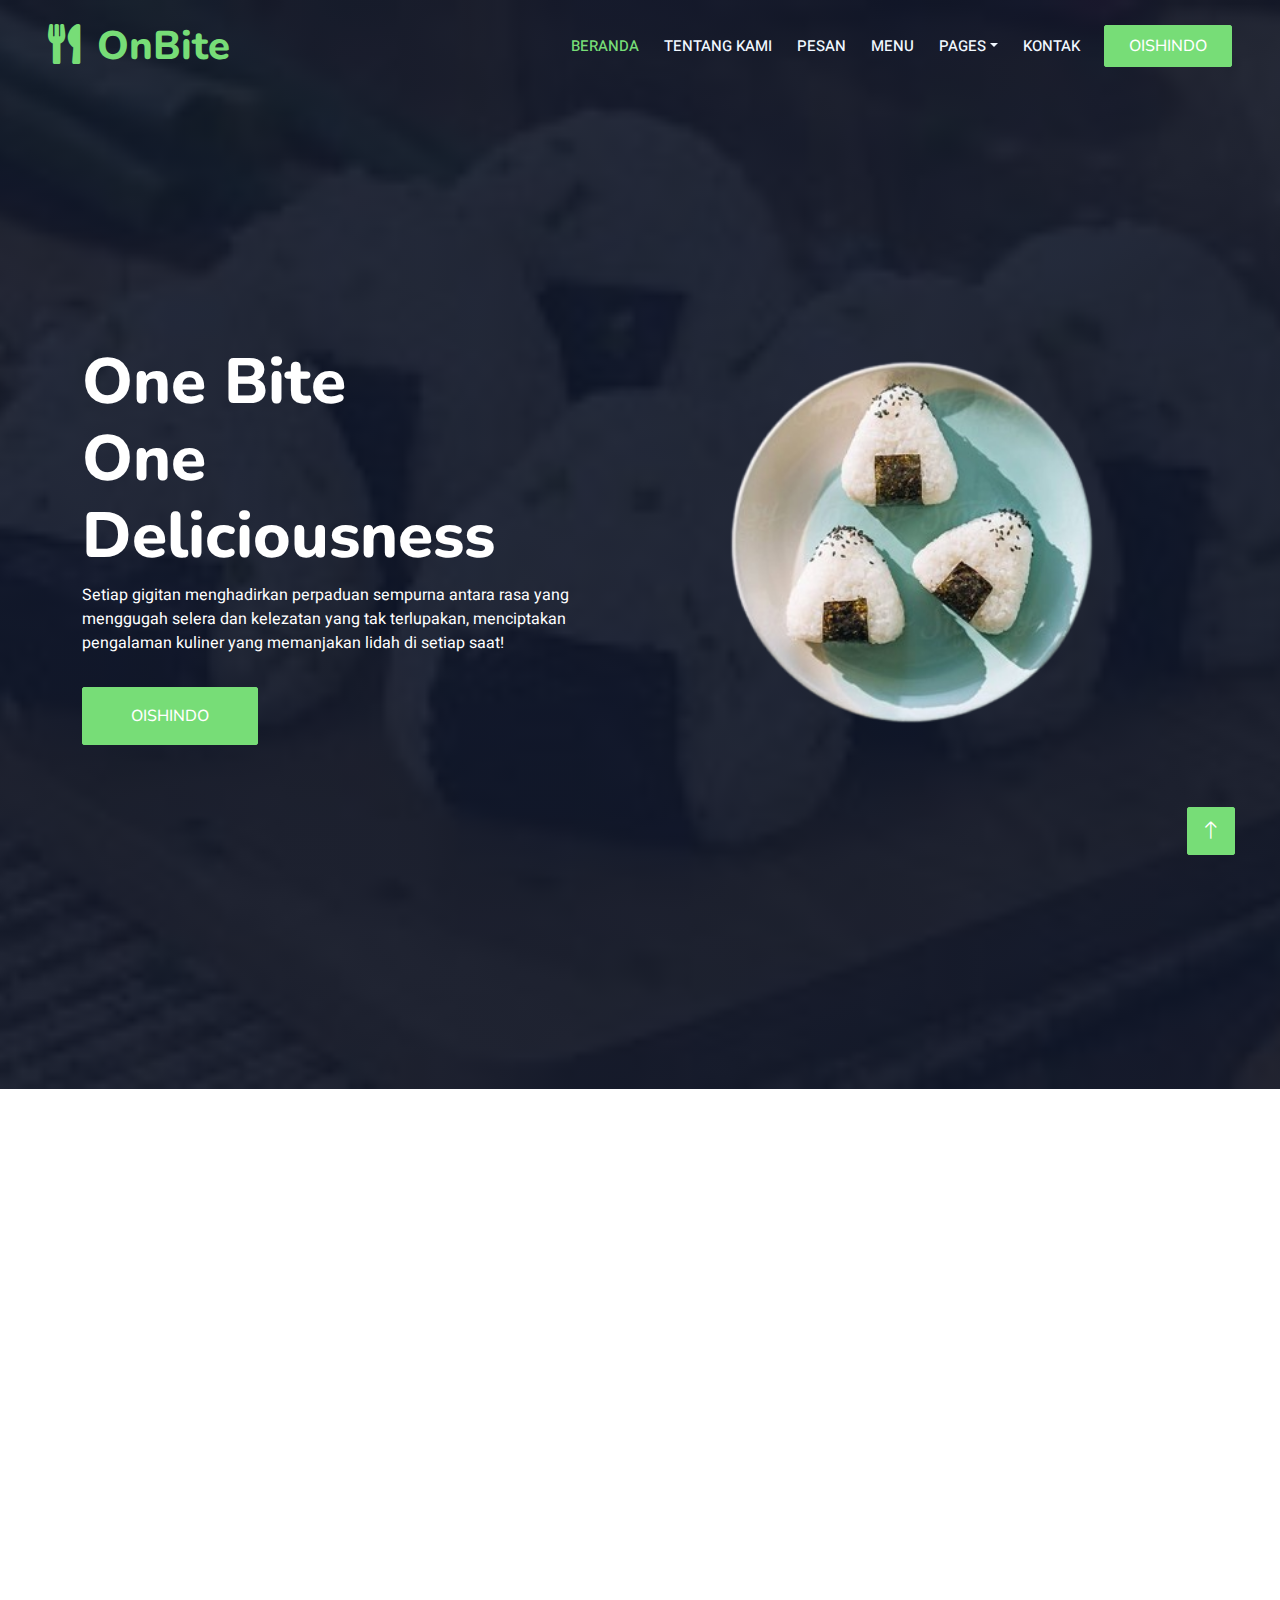
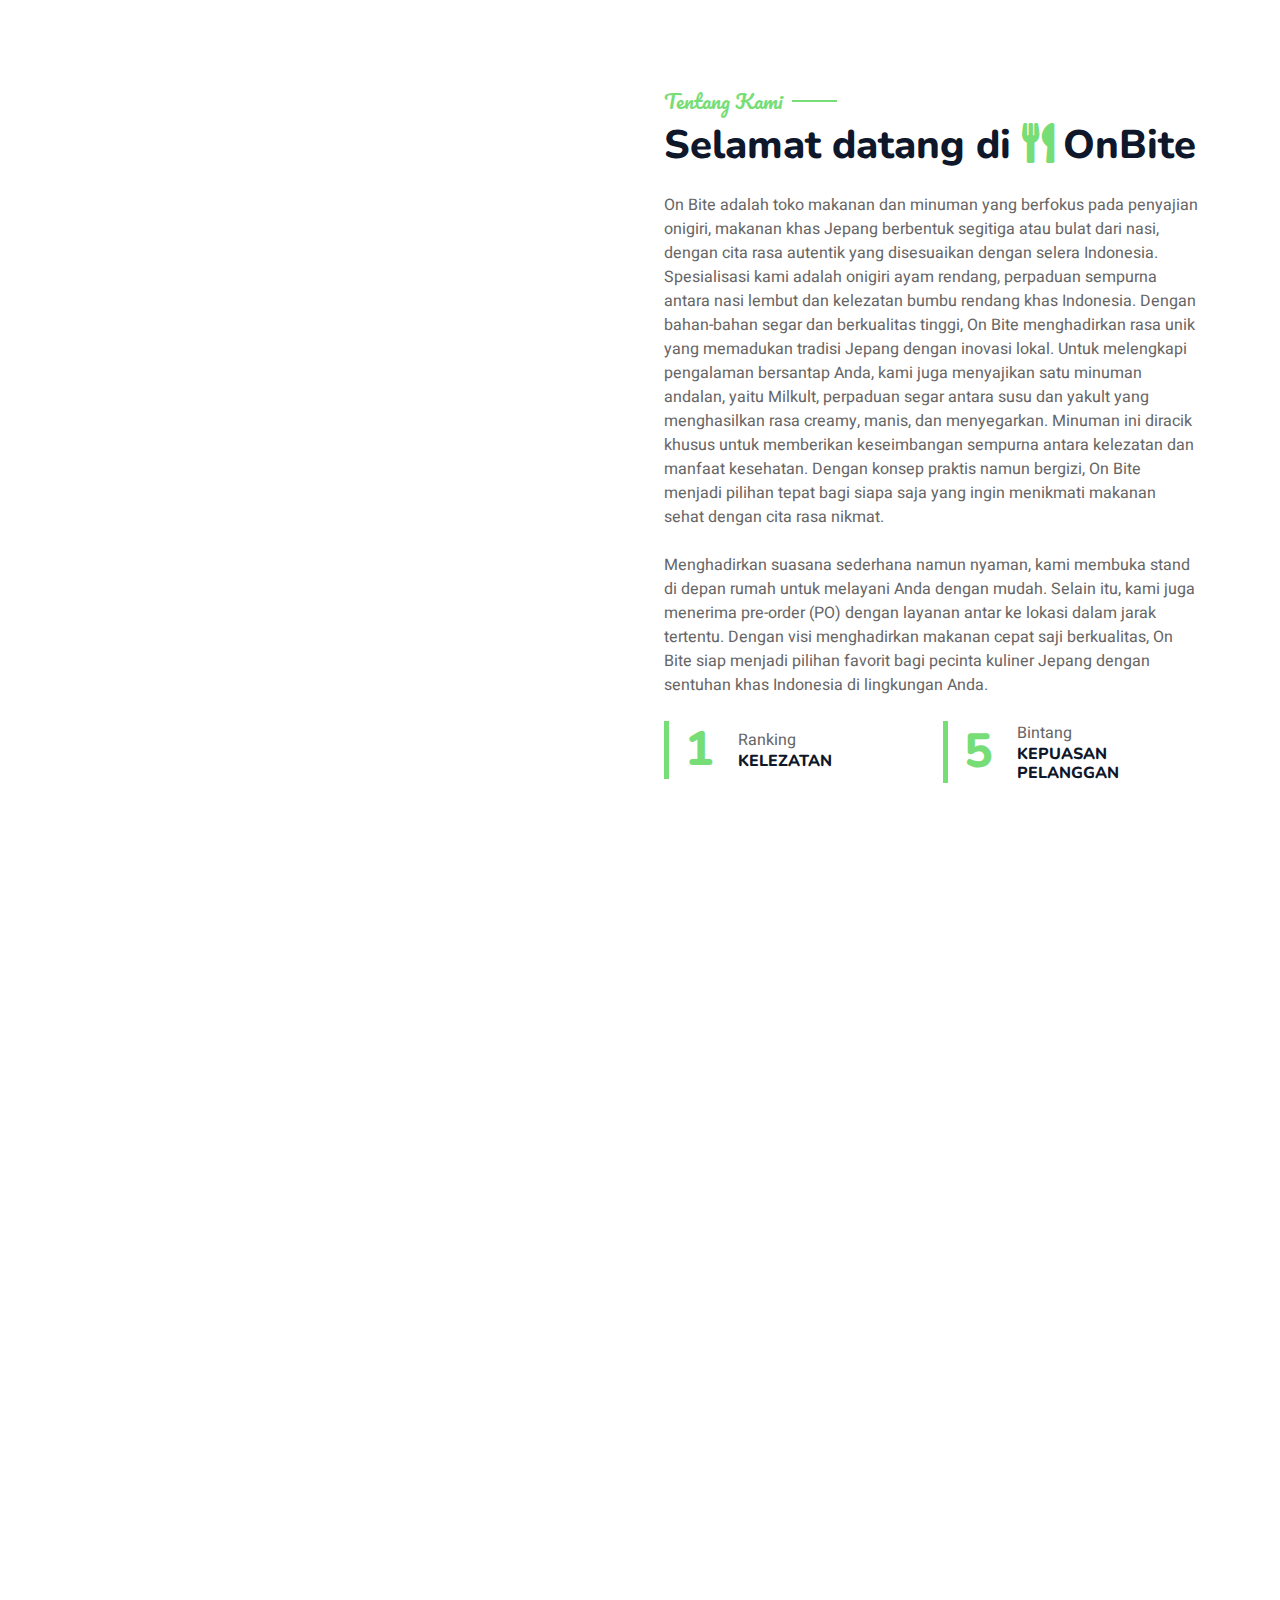
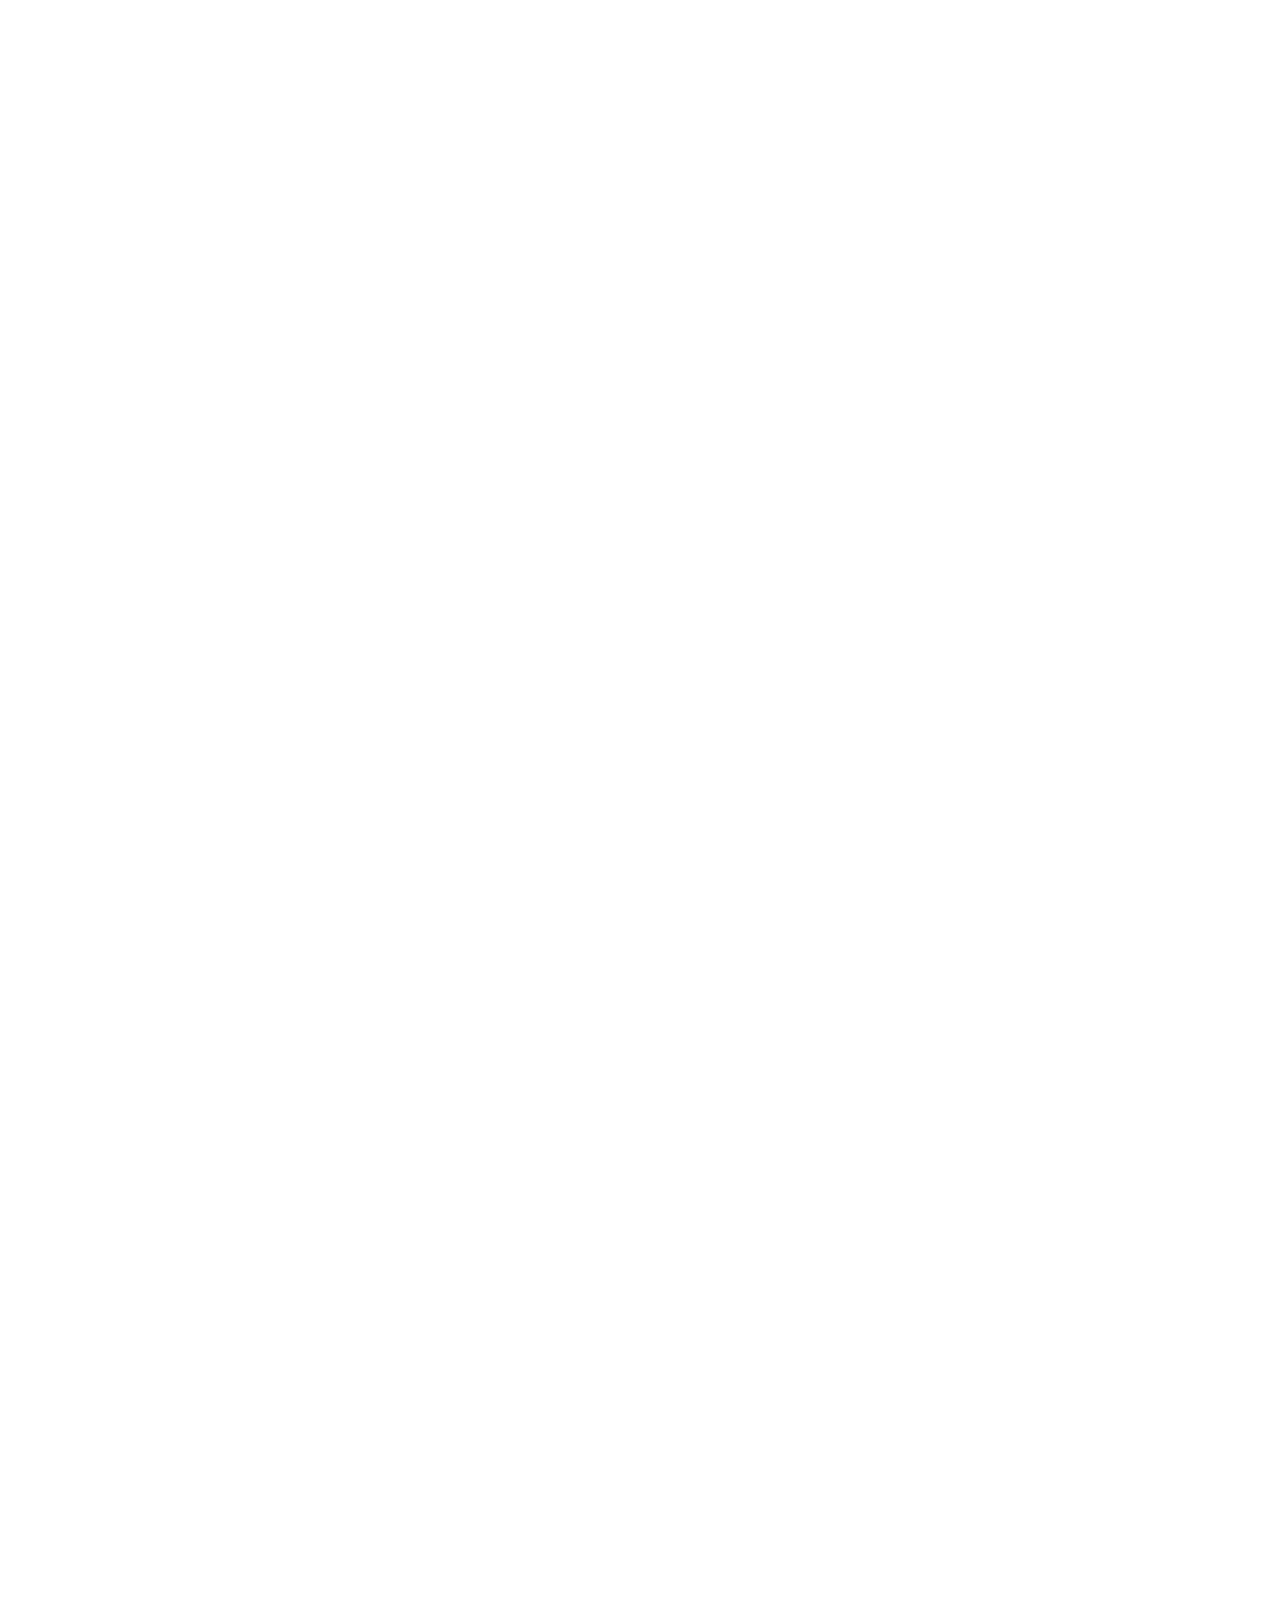
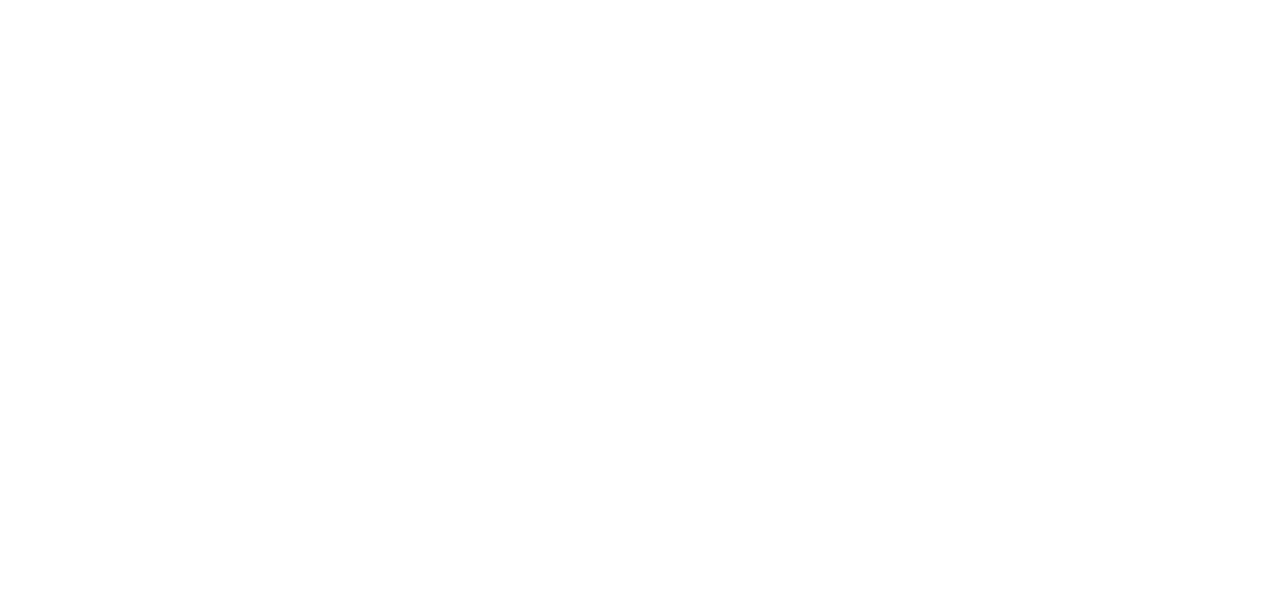
<file: index.html>
<!DOCTYPE html>
<html lang="en">
  <head>
    <meta charset="utf-8" />
    <title>OnBite - Oishindo Food</title>
    <link rel="icon" type="img/favicon.ico" href="assets/favicon.png">
    <meta content="width=device-width, initial-scale=1.0" name="viewport" />
    <meta content="" name="keywords" />
    <meta content="" name="description" />

    <!-- Favicon -->
    <link href="img/favicon.ico" rel="icon" />

    <!-- Google Web Fonts -->
    <link rel="preconnect" href="https://fonts.googleapis.com" />
    <link rel="preconnect" href="https://fonts.gstatic.com" crossorigin />
    <link
      href="https://fonts.googleapis.com/css2?family=Heebo:wght@400;500;600&family=Nunito:wght@600;700;800&family=Pacifico&display=swap"
      rel="stylesheet"
    />

    <!-- Icon Font Stylesheet -->
    <link
      href="https://cdnjs.cloudflare.com/ajax/libs/font-awesome/5.10.0/css/all.min.css"
      rel="stylesheet"
    />
    <link
      href="https://cdn.jsdelivr.net/npm/bootstrap-icons@1.4.1/font/bootstrap-icons.css"
      rel="stylesheet"
    />

    <!-- Libraries Stylesheet -->
    <link href="lib/animate/animate.min.css" rel="stylesheet" />
    <link href="lib/owlcarousel/assets/owl.carousel.min.css" rel="stylesheet" />
    <link
      href="lib/tempusdominus/css/tempusdominus-bootstrap-4.min.css"
      rel="stylesheet"
    />

    <!-- Customized Bootstrap Stylesheet -->
    <link href="css/bootstrap.min.css" rel="stylesheet" />

    <!-- Template Stylesheet -->
    <link href="css/style.css" rel="stylesheet" />
  </head>

  <body>
    <div class="container-xxl bg-white p-0">
      <!-- Spinner Start -->
      <div
        id="spinner"
        class="show bg-white position-fixed translate-middle w-100 vh-100 top-50 start-50 d-flex align-items-center justify-content-center"
      >
        <div
          class="spinner-border text-primary"
          style="width: 3rem; height: 3rem"
          role="status"
        >
          <span class="sr-only">Loading...</span>
        </div>
      </div>
      <!-- Spinner End -->

      <!-- Navbar & Hero Start -->
      <div class="container-xxl position-relative p-0">
        <nav
          class="navbar navbar-expand-lg navbar-dark bg-dark px-4 px-lg-5 py-3 py-lg-0"
        >
          <a href="" class="navbar-brand p-0">
            <h1 class="text-primary m-0">
              <i class="fa fa-utensils me-3"></i>OnBite
            </h1>
            <!-- <img src="img/logo.png" alt="Logo"> -->
          </a>
          <button
            class="navbar-toggler"
            type="button"
            data-bs-toggle="collapse"
            data-bs-target="#navbarCollapse"
          >
            <span class="fa fa-bars"></span>
          </button>
          <div class="collapse navbar-collapse" id="navbarCollapse">
            <div class="navbar-nav ms-auto py-0 pe-4">
              <a href="index.html" class="nav-item nav-link active">Beranda</a>
              <a href="about.html" class="nav-item nav-link">Tentang Kami</a>
              <a href="service.html" class="nav-item nav-link">Pesan</a>
              <a href="menu.html" class="nav-item nav-link">Menu</a>
              <div class="nav-item dropdown">
                <a
                  href="#"
                  class="nav-link dropdown-toggle"
                  data-bs-toggle="dropdown"
                  >Pages</a
                >
                <div class="dropdown-menu m-0">
                  <a href="team.html" class="dropdown-item">Tim Kami</a>
                  <a href="testimonial.html" class="dropdown-item"
                    >Testimoni</a
                  >
                </div>
              </div>
              <a href="contact.html" class="nav-item nav-link">Kontak</a>
            </div>
            <a href="" class="btn btn-primary py-2 px-4">Oishindo</a>
          </div>
        </nav>

        <div class="container-xxl py-5 bg-dark hero-header mb-5">
          <div class="container my-5 py-5">
            <div class="row align-items-center g-5">
              <div class="col-lg-6 text-center text-lg-start">
                <h1 class="display-3 text-white animated slideInLeft">
                  One Bite<br />One Deliciousness
                </h1>
                <p class="text-white animated slideInLeft mb-4 pb-2">
                  Setiap gigitan menghadirkan perpaduan sempurna antara rasa
                  yang menggugah selera dan kelezatan yang tak terlupakan,
                  menciptakan pengalaman kuliner yang memanjakan lidah di setiap
                  saat!
                </p>
                <a
                  href=""
                  class="btn btn-primary py-sm-3 px-sm-5 me-3 animated slideInLeft"
                  >Oishindo</a
                >
              </div>
              <div class="col-lg-6 text-center text-lg-end overflow-hidden">
                <img class="img-fluid" src="img/hero.png" alt="" />
              </div>
            </div>
          </div>
        </div>
      </div>
      <!-- Navbar & Hero End -->

      <!-- Service Start -->
      <div class="container-xxl py-5">
        <div class="container">
          <div class="row g-4">
            <div class="text-center wow fadeInUp" data-wow-delay="0.1s">
              <h5
                class="section-title ff-secondary text-center text-primary fw-normal"
              >
                Kontak
              </h5>
              <h1 class="mb-5">Terhubung Dengan Kami !</h1>
            </div>
            <div class="col-lg-3 col-sm-6 wow fadeInUp" data-wow-delay="0.1s">
              <a href="https://mail.google.com/mail/u/0/#inbox?compose=DmwnWsmGVWkJRKLhcPntRwDtGqmFtbTRbSgTpWNzfStvBdMFCNzpwbvTLxxlPMZhrzNBFshVWpJl">
                <div class="service-item rounded pt-3">
                  <div class="p-4">
                    <i class="fa fa-3x fa-envelope text-primary mb-4"></i>
                    <h5>Email</h5>
                    <p>
                      Klik untuk mengirim pesan Email kepada Kami sekarang juga!
                    </p>
                  </div>
                </div>
                </a>
            </div>
            <div class="col-lg-3 col-sm-6 wow fadeInUp" data-wow-delay="0.3s">
              <a href="https://www.instagram.com/on_bite/">
              <div class="service-item rounded pt-3">
                <div class="p-4">
                  <i class="fab fa-3x fa-instagram text-primary mb-4"></i>
                  <h5>Instagram</h5>
                  <p>
                    Klik untuk mengunjungi Instagram Kami, ada promo menarik lohh!
                  </p>
                </div>
              </div>
              </a>
            </div>

            <div class="col-lg-3 col-sm-6 wow fadeInUp" data-wow-delay="0.5s">
              <a href="https://wa.me/085133078957">
              <div class="service-item rounded pt-3">
                <div class="p-4">
                  <i class="fab fa-3x fa-whatsapp-square text-primary mb-4"></i>
                  <h5>WhatsApp</h5>
                  <p>
                    Ada kesulitan / kendala ? Klik untuk menghubungi kami di WhatsApp !
                  </p>
                </div>
              </div>
              </a>
            </div>
            <div class="col-lg-3 col-sm-6 wow fadeInUp" data-wow-delay="0.7s">
              <a href="#">
                <div class="service-item rounded pt-3">
                  <div class="p-4">
                    <i class="fa fa-3x fa-map-marker-alt text-primary mb-4"></i>
                    <h5>Lokasi</h5>
                    <p>
                      Cikupa Permai Blok C No.3 Rt02 / Rw05 Kec. Cikupa, Kab. Tangerang, Prov. Banten
                    </p>
                  </div>
                </div>
                </a>
            </div>
          </div>
        </div>
      </div>
      <!-- Service End -->

      <!-- About Start -->
      <div class="container-xxl py-5">
        <div class="container">
          <div class="row g-5 align-items-center">
            <div class="col-lg-6">
              <div class="row g-3">
                <div class="col-6 text-start">
                  <img
                    class="img-fluid rounded w-100 wow zoomIn"
                    data-wow-delay="0.1s"
                    src="img/about-1.jpg"
                  />
                </div>
                <div class="col-6 text-start">
                  <img
                    class="img-fluid rounded w-75 wow zoomIn"
                    data-wow-delay="0.3s"
                    src="img/about-2.jpg"
                    style="margin-top: 25%"
                  />
                </div>
                <div class="col-6 text-end">
                  <img
                    class="img-fluid rounded w-75 wow zoomIn"
                    data-wow-delay="0.5s"
                    src="img/about-3.jpg"
                  />
                </div>
                <div class="col-6 text-end">
                  <img
                    class="img-fluid rounded w-100 wow zoomIn"
                    data-wow-delay="0.7s"
                    src="img/about-4.jpg"
                  />
                </div>
              </div>
            </div>
            <div class="col-lg-6">
              <h5
                class="section-title ff-secondary text-start text-primary fw-normal"
              >
                Tentang Kami
              </h5>
              <h1 class="mb-4">
                Selamat datang di
                <i class="fa fa-utensils text-primary me-2"></i>OnBite
              </h1>
              <p class="mb-4">
                On Bite adalah toko makanan dan minuman yang berfokus pada
                penyajian onigiri, makanan khas Jepang berbentuk segitiga atau
                bulat dari nasi, dengan cita rasa autentik yang disesuaikan
                dengan selera Indonesia. Spesialisasi kami adalah onigiri ayam
                rendang, perpaduan sempurna antara nasi lembut dan kelezatan
                bumbu rendang khas Indonesia. Dengan bahan-bahan segar dan
                berkualitas tinggi, On Bite menghadirkan rasa unik yang
                memadukan tradisi Jepang dengan inovasi lokal. Untuk melengkapi
                pengalaman bersantap Anda, kami juga menyajikan satu minuman
                andalan, yaitu Milkult, perpaduan segar antara susu dan yakult
                yang menghasilkan rasa creamy, manis, dan menyegarkan. Minuman
                ini diracik khusus untuk memberikan keseimbangan sempurna antara
                kelezatan dan manfaat kesehatan. Dengan konsep praktis namun
                bergizi, On Bite menjadi pilihan tepat bagi siapa saja yang
                ingin menikmati makanan sehat dengan cita rasa nikmat.
              </p>
              <p class="mb-4">
                Menghadirkan suasana sederhana namun nyaman, kami membuka stand
                di depan rumah untuk melayani Anda dengan mudah. Selain itu,
                kami juga menerima pre-order (PO) dengan layanan antar ke lokasi
                dalam jarak tertentu. Dengan visi menghadirkan makanan cepat
                saji berkualitas, On Bite siap menjadi pilihan favorit bagi
                pecinta kuliner Jepang dengan sentuhan khas Indonesia di
                lingkungan Anda.
              </p>
              <div class="row g-4 mb-4">
                <div class="col-sm-6">
                  <div
                    class="d-flex align-items-center border-start border-5 border-primary px-3"
                  >
                    <h1
                      class="flex-shrink-0 display-5 text-primary mb-0"
                      data-toggle="counter-up"
                    >
                      1
                    </h1>
                    <div class="ps-4">
                      <p class="mb-0">Ranking </p>
                      <h6 class="text-uppercase mb-0">Kelezatan</h6>
                    </div>
                  </div>
                </div>
                <div class="col-sm-6">
                  <div
                    class="d-flex align-items-center border-start border-5 border-primary px-3"
                  >
                    <h1
                      class="flex-shrink-0 display-5 text-primary mb-0"
                      data-toggle="counter-up"
                    >
                      5
                    </h1>
                    <div class="ps-4">
                      <p class="mb-0">Bintang</p>
                      <h6 class="text-uppercase mb-0">Kepuasan Pelanggan</h6>
                    </div>
                  </div>
                </div>
              </div>
            </div>
          </div>
        </div>
      </div>
      <!-- About End -->

      <!-- Menu Start -->
      <div class="container-xxl py-5">
        <div class="container">
          <div class="text-center wow fadeInUp" data-wow-delay="0.1s">
            <h5
              class="section-title ff-secondary text-center text-primary fw-normal"
            >
              Menu
            </h5>
            <h1 class="mb-5">Macam-macam Menu</h1>
          </div>
          <div class="tab-class text-center wow fadeInUp" data-wow-delay="0.1s">
            <ul
              class="nav nav-pills d-inline-flex justify-content-center border-bottom mb-5"
            >
              <li class="nav-item">
                <a
                  class="d-flex align-items-center text-start mx-3 ms-0 pb-3 active"
                  data-bs-toggle="pill"
                  href="#tab-1"
                >
                  <i class="fa fa-utensils fa-2x text-primary"></i>
                  <div class="ps-3">
                    <small class="text-body">Popular</small>
                    <h6 class="mt-n1 mb-0">Food</h6>
                  </div>
                </a>
              </li>
              <li class="nav-item">
                <a
                  class="d-flex align-items-center text-start mx-3 me-0 pb-3"
                  data-bs-toggle="pill"
                  href="#tab-3"
                >
                  <i class="fa fa-coffee fa-2x text-primary"></i>
                  <div class="ps-3">
                    <small class="text-body">Lovely</small>
                    <h6 class="mt-n1 mb-0">Beverage</h6>
                  </div>
                </a>
              </li>
            </ul>
            <div class="tab-content">
              <div id="tab-1" class="tab-pane fade show p-0 active">
                <div class="row g-4">
                  <div class="col-lg-6">
                    <div class="d-flex align-items-center">
                      <img
                        class="flex-shrink-0 img-fluid rounded"
                        src="img/menu-1.jpg"
                        alt=""
                        style="width: 80px"
                      />
                      <div class="w-100 d-flex flex-column text-start ps-4">
                        <h5
                          class="d-flex justify-content-between border-bottom pb-2"
                        >
                          <span>Onigiri Cihuyy</span>
                          <span class="text-primary">Rp.7.000</span>
                        </h5>
                        <small class="fst-italic"
                          >Varian onigiri (nasi kepal khas Jepang) yang diisi dengan ayam yang dimasak menggunakan bumbu rendang, makanan khas Indonesia</small
                        >
                      </div>
                    </div>
                  </div>
                  <div class="col-lg-6">
                    
                  </div>
                  <div class="col-lg-6">
                    <div class="d-flex align-items-center">
                      <img
                        class="flex-shrink-0 img-fluid rounded"
                        src="img/menu-3.jpg"
                        alt=""
                        style="width: 80px"
                      />
                      <div class="w-100 d-flex flex-column text-start ps-4">
                        <h5
                          class="d-flex justify-content-between border-bottom pb-2"
                        >
                          <span>Minigiri</span>
                          <span class="text-primary">Rp.5.000</span>
                        </h5>
                        <small class="fst-italic"
                          >Versi kecil dari onigiri, bentuknya yang mungil membuatnya lebih praktis untuk dinikmati sebagai camilan atau hidangan ringan.</small
                        >
                      </div>
                    </div>
                  </div>
                  <div class="col-lg-6">
                    
                  </div>
                  <div class="col-lg-6">
                    <div class="d-flex align-items-center">
                      <img
                        class="flex-shrink-0 img-fluid rounded"
                        src="img/menu-5.jpg"
                        alt=""
                        style="width: 80px"
                      />
                      <div class="w-100 d-flex flex-column text-start ps-4">
                        <h5
                          class="d-flex justify-content-between border-bottom pb-2"
                        >
                          <span>Rameendo</span>
                          <span class="text-primary">Rp.12.000</span>
                        </h5>
                        <small class="fst-italic"
                          >Ramen dengan kuah gurih, disajikan dengan topping Telur rebus dan Nori yang menggugah selera, cocok untuk dinikmati kapan saja.</small
                        >
                      </div>
                    </div>
                  </div>
                  <div class="col-lg-6">
                  </div>
                </div>
              </div>
            
              <div id="tab-3" class="tab-pane fade show p-0">
                <div class="row g-4">
                  <div class="col-lg-6">
                  </div>
                  <div class="col-lg-6">
                    <div class="d-flex align-items-center">
                      <img
                        class="flex-shrink-0 img-fluid rounded"
                        src="img/menu-2.jpg"
                        alt=""
                        style="width: 80px"
                      />
                      <div class="w-100 d-flex flex-column text-start ps-4">
                        <h5
                          class="d-flex justify-content-between border-bottom pb-2"
                        >
                          <span>Sparkult</span>
                          <span class="text-primary">Rp.7.000</span>
                        </h5>
                        <small class="fst-italic"
                          >Perpaduan sempurna antara kesegaran soda berkarbonasi dan kebaikan probiotik. Kombinasi ini menciptakan minuman yang menyegarkan dan ringan.</small
                        >
                      </div>
                    </div>
                  </div>
                  <div class="col-lg-6">
                  </div>
                  <div class="col-lg-6">
                    <div class="d-flex align-items-center">
                      <img
                        class="flex-shrink-0 img-fluid rounded"
                        src="img/menu-4.jpg"
                        alt=""
                        style="width: 80px"
                      />
                      <div class="w-100 d-flex flex-column text-start ps-4">
                        <h5
                          class="d-flex justify-content-between border-bottom pb-2"
                        >
                          <span>Pinkmoo</span>
                          <span class="text-primary">Rp.7.000</span>
                        </h5>
                        <small class="fst-italic"
                          >perpaduan unik antara susu segar yang lembut dan soda Fanta yang manis dan berkarbonasi, menciptakan sensasi creamy, segar, dan menyenangkan.</small
                        >
                      </div>
                    </div>
                  </div>
                  <div class="col-lg-6">
                  </div>
                  <div class="col-lg-6">
                    <div class="d-flex align-items-center">
                      <img
                        class="flex-shrink-0 img-fluid rounded"
                        src="img/menu-6.jpg"
                        alt=""
                        style="width: 80px"
                      />
                      <div class="w-100 d-flex flex-column text-start ps-4">
                        <h5
                          class="d-flex justify-content-between border-bottom pb-2"
                        >
                          <span>Milkult</span>
                          <span class="text-primary">Rp.12.000</span>
                        </h5>
                        <small class="fst-italic"
                          >Minuman susu dengan campuran Yakult adalah perpaduan segar antara susu yang creamy dan Yakult yang asam-manis.</small
                        >
                      </div>
                    </div>
                  </div>
                </div>
              </div>
            </div>
          </div>
        </div>
      </div>
      <!-- Menu End -->

      <!-- Reservation Start -->
      <div class="container-xxl py-5 px-0 wow fadeInUp" data-wow-delay="0.1s">
        <div class="row g-0">
          <div class="col-md bg-dark d-flex align-items-center">
            <div class="p-5 wow fadeInUp" data-wow-delay="0.2s">
              <h5
                class="section-title ff-secondary text-start text-primary fw-normal"
              >
                Pesan Sekarang
              </h5>
              <h1 class="text-white mb-4">Tersedia di :</h1>
              <div class="food-platforms">
                <a href="https://gofood.co.id/id" target="_blank">
                  <img src="img/gofood.jpg" alt="GoFood">
                </a>
                <a href="https://food.grab.com/id/id/" target="_blank">
                  <img src="img/grabfood.jpg" alt="GrabFood">
                </a>
                <a href="https://www.shopeefood.co.id/" target="_blank">
                  <img src="img/shopeefood.jpg" alt="ShopeeFood">
                </a>
                <a href="https://wa.me/085133078957" target="_blank">
                  <img src="img/wabisnis.jpg" alt="WhatsApp Business">
                </a>
              </div>
            </div>
          </div>
        </div>
      </div>

      <div
        class="modal fade"
        id="videoModal"
        tabindex="-1"
        aria-labelledby="exampleModalLabel"
        aria-hidden="true"
      >
        <div class="modal-dialog">
          <div class="modal-content rounded-0">
            <div class="modal-body">
              <!-- 16:9 aspect ratio -->
              <div class="ratio ratio-16x9">
                <iframe
                  class="embed-responsive-item"
                  src=""
                  id="video"
                  allowfullscreen
                  allowscriptaccess="always"
                  allow="autoplay"
                ></iframe>
              </div>
            </div>
          </div>
        </div>
      </div>
      <!-- Reservation Start -->

      <!-- Team Start -->
      <div class="container-xxl pt-5 pb-3">
        <div class="container">
          <div class="text-center wow fadeInUp" data-wow-delay="0.1s">
            <h5
              class="section-title ff-secondary text-center text-primary fw-normal" id = "kelompok"
            >
              Kelompok 3
            </h5>
            <h1 class="mb-5">Tim Kami</h1>
          </div>
          <div class="row g-4">
            <div class="col-lg-3 col-md-6 wow fadeInUp" data-wow-delay="0.1s">
              <div class="team-item text-center rounded overflow-hidden">
                <div class="rounded-circle overflow-hidden m-4">
                  <img class="img-fluid" src="img/ketua.jpg" alt="" />
                </div>
                <h5 class="mb-0">Linda Rahmawati</h5>
                <small>Ketua</small>
                <div class="d-flex justify-content-center mt-3">
                  <a class="btn btn-square btn-primary mx-1" href="https://x.com/liemonilovee?t=XD2L-0aghY3DMP2kLI0VfQ&s=09"
                    ><i class="fab fa-twitter"></i
                  ></a>
                  <a class="btn btn-square btn-primary mx-1" href="https://www.instagram.com/mixuend/profilecard/?igsh=MWRpOHhpNHhsODVjaA=="
                    ><i class="fab fa-instagram"></i
                  ></a>
                </div>
              </div>
            </div>
            <div class="col-lg-3 col-md-6 wow fadeInUp" data-wow-delay="0.3s">
              <div class="team-item text-center rounded overflow-hidden">
                <div class="rounded-circle overflow-hidden m-4">
                  <img class="img-fluid" src="img/team-2.jpg" alt="" />
                </div>
                <h5 class="mb-0">Ahmad Jamuri</h5>
                <small>Wakil Ketua</small>
                <div class="d-flex justify-content-center mt-3">
                  <a class="btn btn-square btn-primary mx-1" href="https://www.facebook.com/ahmad.jamuri.77?mibextid=ZbWKwL"
                    ><i class="fab fa-facebook-f"></i
                  ></a>
                  <a class="btn btn-square btn-primary mx-1" href="https://www.instagram.com/ahmadjamuri_123?igsh=MWVuc3M3Yms1cTdxcA=="
                    ><i class="fab fa-instagram"></i
                  ></a>
                </div>
              </div>
            </div>
            <div class="col-lg-3 col-md-6 wow fadeInUp" data-wow-delay="0.5s">
              <div class="team-item text-center rounded overflow-hidden">
                <div class="rounded-circle overflow-hidden m-4">
                  <img class="img-fluid" src="img/team-3.jpg" alt="" />
                </div>
                <h5 class="mb-0">Adam Kurniawan</h5>
                <small>Anggota</small>
                <div class="d-flex justify-content-center mt-3">
                  <a class="btn btn-square btn-primary mx-1" href="https://www.instagram.com/damkrn_/profilecard/?igsh=eDNjcmZ3bGZlaXd1"
                    ><i class="fab fa-instagram"></i
                  ></a>
                </div>
              </div>
            </div>
            <div class="col-lg-3 col-md-6 wow fadeInUp" data-wow-delay="0.7s">
              <div class="team-item text-center rounded overflow-hidden">
                <div class="rounded-circle overflow-hidden m-4">
                  <img class="img-fluid" src="img/team-4.jpg" alt="" />
                </div>
                <h5 class="mb-0">Elisha Nurcahyani</h5>
                <small>Anggota</small>
                <div class="d-flex justify-content-center mt-3">
                  <a class="btn btn-square btn-primary mx-1" href="https://www.instagram.com/elishanurcahyani/profilecard/?igsh=MWV4a2hldGw4b24zYQ=="
                    ><i class="fab fa-instagram"></i
                  ></a>
                </div>
              </div>
            </div>
            <div class="col-lg-3 col-md-6 wow fadeInUp" data-wow-delay="0.7s">
              <div class="team-item text-center rounded overflow-hidden">
                <div class="rounded-circle overflow-hidden m-4">
                  <img class="img-fluid" src="img/team-1.png" alt="" />
                </div>
                <h5 class="mb-0">Aldi Maulana Bahari</h5>
                <small>Anggota</small>
                <div class="d-flex justify-content-center mt-3">
                  <a class="btn btn-square btn-primary mx-1" href="https://www.facebook.com/share/19CQ5oQy9T/"
                    ><i class="fab fa-facebook-f"></i
                  ></a>
                  <a class="btn btn-square btn-primary mx-1" href="https://www.instagram.com/aldimln.a?igsh=dnR6Mmt3d2t4amUw"
                    ><i class="fab fa-instagram"></i
                  ></a>
                </div>
              </div>
            </div>
            <div class="col-lg-3 col-md-6 wow fadeInUp" data-wow-delay="0.7s">
              <div class="team-item text-center rounded overflow-hidden">
                <div class="rounded-circle overflow-hidden m-4">
                  <img class="img-fluid" src="img/team-5.jpg" alt="" />
                </div>
                <h5 class="mb-0">Aldi Yudha Novaldi</h5>
                <small>Anggota</small>
                <div class="d-flex justify-content-center mt-3">
                  <a class="btn btn-square btn-primary mx-1" href="https://www.instagram.com/yudha_663?igsh=MWFob3ZzY3E1MGl4OA=="
                    ><i class="fab fa-instagram"></i
                  ></a>
                </div>
              </div>
            </div>
            <div class="col-lg-3 col-md-6 wow fadeInUp" data-wow-delay="0.7s">
              <div class="team-item text-center rounded overflow-hidden">
                <div class="rounded-circle overflow-hidden m-4">
                  <img class="img-fluid" src="img/team-6.jpg" alt="" />
                </div>
                <h5 class="mb-0">Fitrya Ainun</h5>
                <small>Anggota</small>
                <div class="d-flex justify-content-center mt-3">
                  <a class="btn btn-square btn-primary mx-1" href="https://www.instagram.com/fitrya_ainun10/profilecard/?igsh=d24yYnA0Z2N2Y29h"
                    ><i class="fab fa-instagram"></i
                  ></a>
                </div>
              </div>
            </div>
            <div class="col-lg-3 col-md-6 wow fadeInUp" data-wow-delay="0.7s">
              <div class="team-item text-center rounded overflow-hidden">
                <div class="rounded-circle overflow-hidden m-4">
                  <img class="img-fluid" src="img/team-7.jpg" alt="" />
                </div>
                <h5 class="mb-0">Andre Stefanus</h5>
                <small>Anggota</small>
                <div class="d-flex justify-content-center mt-3">
                  <a class="btn btn-square btn-primary mx-1" href="https://www.instagram.com/andrestefanus_/profilecard/?igsh=b2x1OWF2cWFpanlk"
                    ><i class="fab fa-instagram"></i
                  ></a>
                </div>
              </div>
            </div>
          </div>
        </div>
      </div>
      <!-- Team End -->

      <!-- Testimonial Start -->
      <div class="container-xxl py-5 wow fadeInUp" data-wow-delay="0.1s">
        <div class="container">
          <div class="text-center">
            <h5
              class="section-title ff-secondary text-center text-primary fw-normal"
            >
              Testimoni
            </h5>
            <h1 class="mb-5">Kata Pembeli Kami!!!</h1>
          </div>
          <div class="owl-carousel testimonial-carousel">
            <div class="testimonial-item bg-transparent border rounded p-4">
              <i class="fa fa-quote-left fa-2x text-primary mb-3"></i>
              <p>
                Enak Banget!, mana murah lagi, best lah pokoknya anjayy 
              </p>
              <div class="d-flex align-items-center">
                <img
                  class="img-fluid flex-shrink-0 rounded-circle"
                  src="img/testimonial-1.jpg"
                  style="width: 50px; height: 50px"
                />
                <div class="ps-3">
                  <h5 class="mb-1">Ardianto belum mandi</h5>
                  <small>Penjaga Warung</small>
                </div>
              </div>
            </div>
            <div class="testimonial-item bg-transparent border rounded p-4">
              <i class="fa fa-quote-left fa-2x text-primary mb-3"></i>
              <p>
                Langganan gua ini mah.
              </p>
              <div class="d-flex align-items-center">
                <img
                  class="img-fluid flex-shrink-0 rounded-circle"
                  src="img/testimonial-2.jpg"
                  style="width: 50px; height: 50px"
                />
                <div class="ps-3">
                  <h5 class="mb-1">MsBeww</h5>
                  <small>Pembisnis</small>
                </div>
              </div>
            </div>
            <div class="testimonial-item bg-transparent border rounded p-4">
              <i class="fa fa-quote-left fa-2x text-primary mb-3"></i>
              <p>
                Gilaaaaa, worth it parah njir! suka banget gwe sama ini. Fix lu harus coba juga
              </p>
              <div class="d-flex align-items-center">
                <img
                  class="img-fluid flex-shrink-0 rounded-circle"
                  src="img/testimonial-3.jpg"
                  style="width: 50px; height: 50px"
                />
                <div class="ps-3">
                  <h5 class="mb-1">Yoga ganti oli</h5>
                  <small>Pro Player</small>
                </div>
              </div>
            </div>
            <div class="testimonial-item bg-transparent border rounded p-4">
              <i class="fa fa-quote-left fa-2x text-primary mb-3"></i>
              <p>
                Iseng iseng nyoba eh malah ketagihan wkwkwk
              </p>
              <div class="d-flex align-items-center">
                <img
                  class="img-fluid flex-shrink-0 rounded-circle"
                  src="img/testimonial-4.jpg"
                  style="width: 50px; height: 50px"
                />
                <div class="ps-3">
                  <h5 class="mb-1">Wisnu prikitiww</h5>
                  <small>Pengangguran</small>
                </div>
              </div>
            </div>
          </div>
        </div>
      </div>
      <!-- Testimonial End -->

      <!-- Footer Start -->
      <div
        class="container-fluid bg-dark text-light footer pt-5 mt-5 wow fadeIn"
        data-wow-delay="0.1s"
      >
        <div class="container py-5">
          <div class="row g-5">
            <div class="col-lg-3 col-md-6">
              <h4
                class="section-title ff-secondary text-start text-primary fw-normal mb-4"
              >
                OnBite
              </h4>
              <a class="btn btn-link" href="about.html">Tentang Kami</a>
              <a class="btn btn-link" href="contact.html">Kontak Kami</a>
              <a class="btn btn-link" href="service.html">Pesan</a>
              <a class="btn btn-link" href="#">Kebijakan Privasi</a>
              <a class="btn btn-link" href="#">Syarat & Ketentuan</a>
            </div>
            <div class="col-lg-3 col-md-6">
              <h4
                class="section-title ff-secondary text-start text-primary fw-normal mb-4"
              >
                Kontak
              </h4>
              <p class="mb-2">
                <i class="fa fa-map-marker-alt me-3"></i>Cikupa Permai Blok C
                No.3 Rt02 / Rw05 Kec. Cikupa, Kab. Tangerang, Prov. Banten
              </p>
              <p class="mb-2">
                <i class="fa fa-phone-alt me-3"></i>+62 851-3307-8957
              </p>
              <p class="mb-2">
                <i class="fa fa-envelope me-3"></i>oishindo@onbite.com
              </p>
              <div class="d-flex pt-2">
                <a
                  class="btn btn-outline-light btn-social"
                  href="https://wa.me/085133078957"
                  ><i class="fab fa-whatsapp"></i
                ></a>
                <a
                  class="btn btn-outline-light btn-social"
                  href="https://www.instagram.com/on_bite/"
                  ><i class="fab fa-instagram"></i
                ></a>
                <a class="btn btn-outline-light btn-social" href="https://mail.google.com/mail/u/0/#inbox?compose=DmwnWsmGVWkJRKLhcPntRwDtGqmFtbTRbSgTpWNzfStvBdMFCNzpwbvTLxxlPMZhrzNBFshVWpJl"
                  ><i class="fa fa-envelope"></i
                ></a>
                <a
                  class="btn btn-outline-light btn-social"
                  href="https://wa.me/085133078957"
                  ><i class="fa fa-phone-alt"></i
                ></a>
              </div>
            </div>
            <div class="col-lg-3 col-md-6">
              <h4
                class="section-title ff-secondary text-start text-primary fw-normal mb-4"
              >
                Jam Buka
              </h4>
              <h5 class="text-light fw-normal">Senin - Sabtu</h5>
              <p>09AM - 09PM</p>
              <h5 class="text-light fw-normal">Minggu</h5>
              <p>10AM - 08PM</p>
            </div>
            <div class="col-lg-3 col-md-6">
              <h4
                class="section-title ff-secondary text-start text-primary fw-normal mb-4"
              >
                Pesan
              </h4>
              <p>Kirim kritik dan saran kepada kami</p>
              <div class="position-relative mx-auto" style="max-width: 400px">
                <input
                  class="form-control border-primary w-100 py-3 ps-4 pe-5"
                  type="text"
                  placeholder="Masukkan Pesan"
                />
                <button
                  type="button"
                  class="btn btn-primary py-2 position-absolute top-0 end-0 mt-2 me-2"
                >
                  Kirim
                </button>
              </div>
            </div>
          </div>
        </div>
        <div class="container">
          <div class="copyright">
            <div class="row">
              <div class="col-md-6 text-center text-md-start mb-3 mb-md-0">
                &copy;
                <a class="border-bottom" href="#">Onbite Oishindo Food</a>, All
                Right Reserved.

                <!--/*** This template is free as long as you keep the footer author’s credit link/attribution link/backlink. If you'd like to use the template without the footer author’s credit link/attribution link/backlink, you can purchase the Credit Removal License from "https://htmlcodex.com/credit-removal". Thank you for your support. ***/-->
                Dibuat oleh
                <a class="border-bottom" href="#kelompok">Kelompok 3</a>
              </div>
              <div class="col-md-6 text-center text-md-end">
                <div class="footer-menu">
                  <a href="">Home</a>
                  <a href="">Cookies</a>
                  <a href="">Help</a>
                  <a href="">FQAs</a>
                </div>
              </div>
            </div>
          </div>
        </div>
      </div>
      <!-- Footer End -->

      <!-- Back to Top -->
      <a href="#" class="btn btn-lg btn-primary btn-lg-square back-to-top"
        ><i class="bi bi-arrow-up"></i
      ></a>
    </div>

    <!-- JavaScript Libraries -->
    <script src="https://code.jquery.com/jquery-3.4.1.min.js"></script>
    <script src="https://cdn.jsdelivr.net/npm/bootstrap@5.0.0/dist/js/bootstrap.bundle.min.js"></script>
    <script src="lib/wow/wow.min.js"></script>
    <script src="lib/easing/easing.min.js"></script>
    <script src="lib/waypoints/waypoints.min.js"></script>
    <script src="lib/counterup/counterup.min.js"></script>
    <script src="lib/owlcarousel/owl.carousel.min.js"></script>
    <script src="lib/tempusdominus/js/moment.min.js"></script>
    <script src="lib/tempusdominus/js/moment-timezone.min.js"></script>
    <script src="lib/tempusdominus/js/tempusdominus-bootstrap-4.min.js"></script>

    <!-- Template Javascript -->
    <script src="js/main.js"></script>
  </body>
</html>
</file>
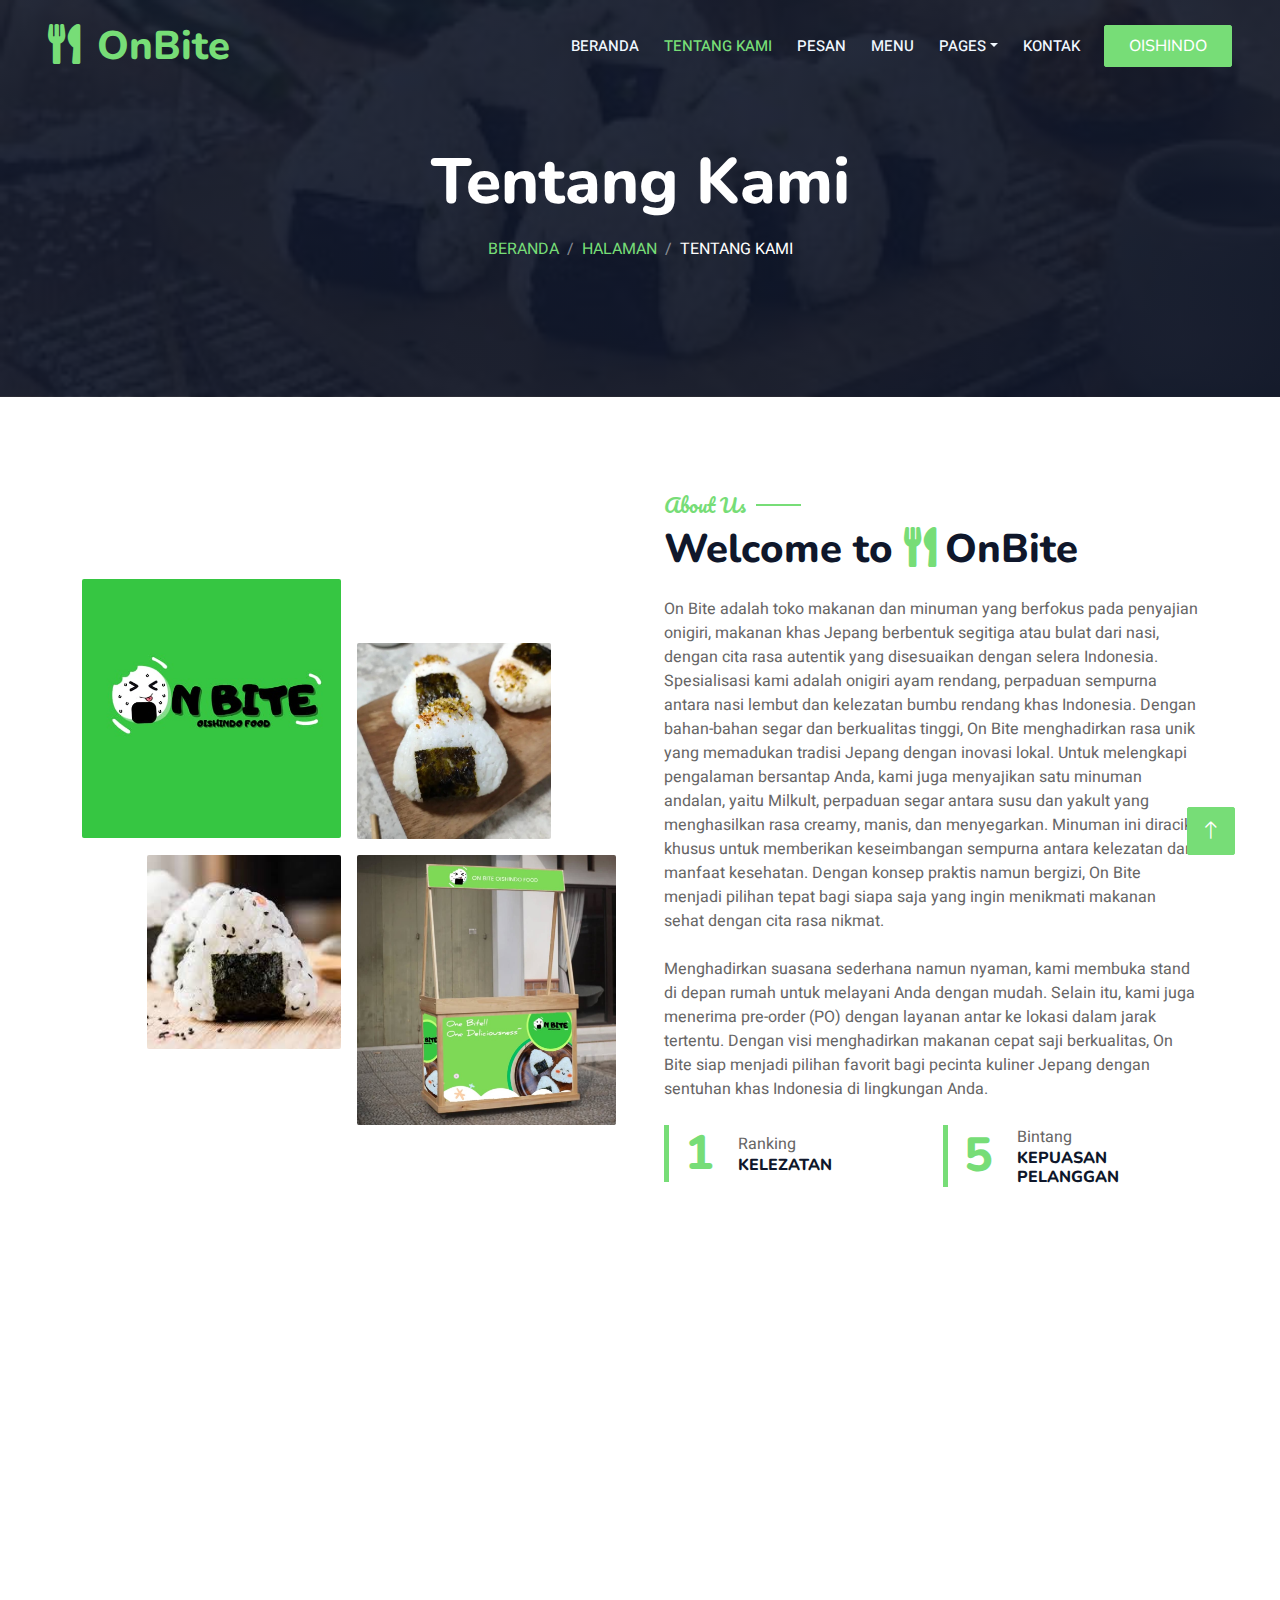
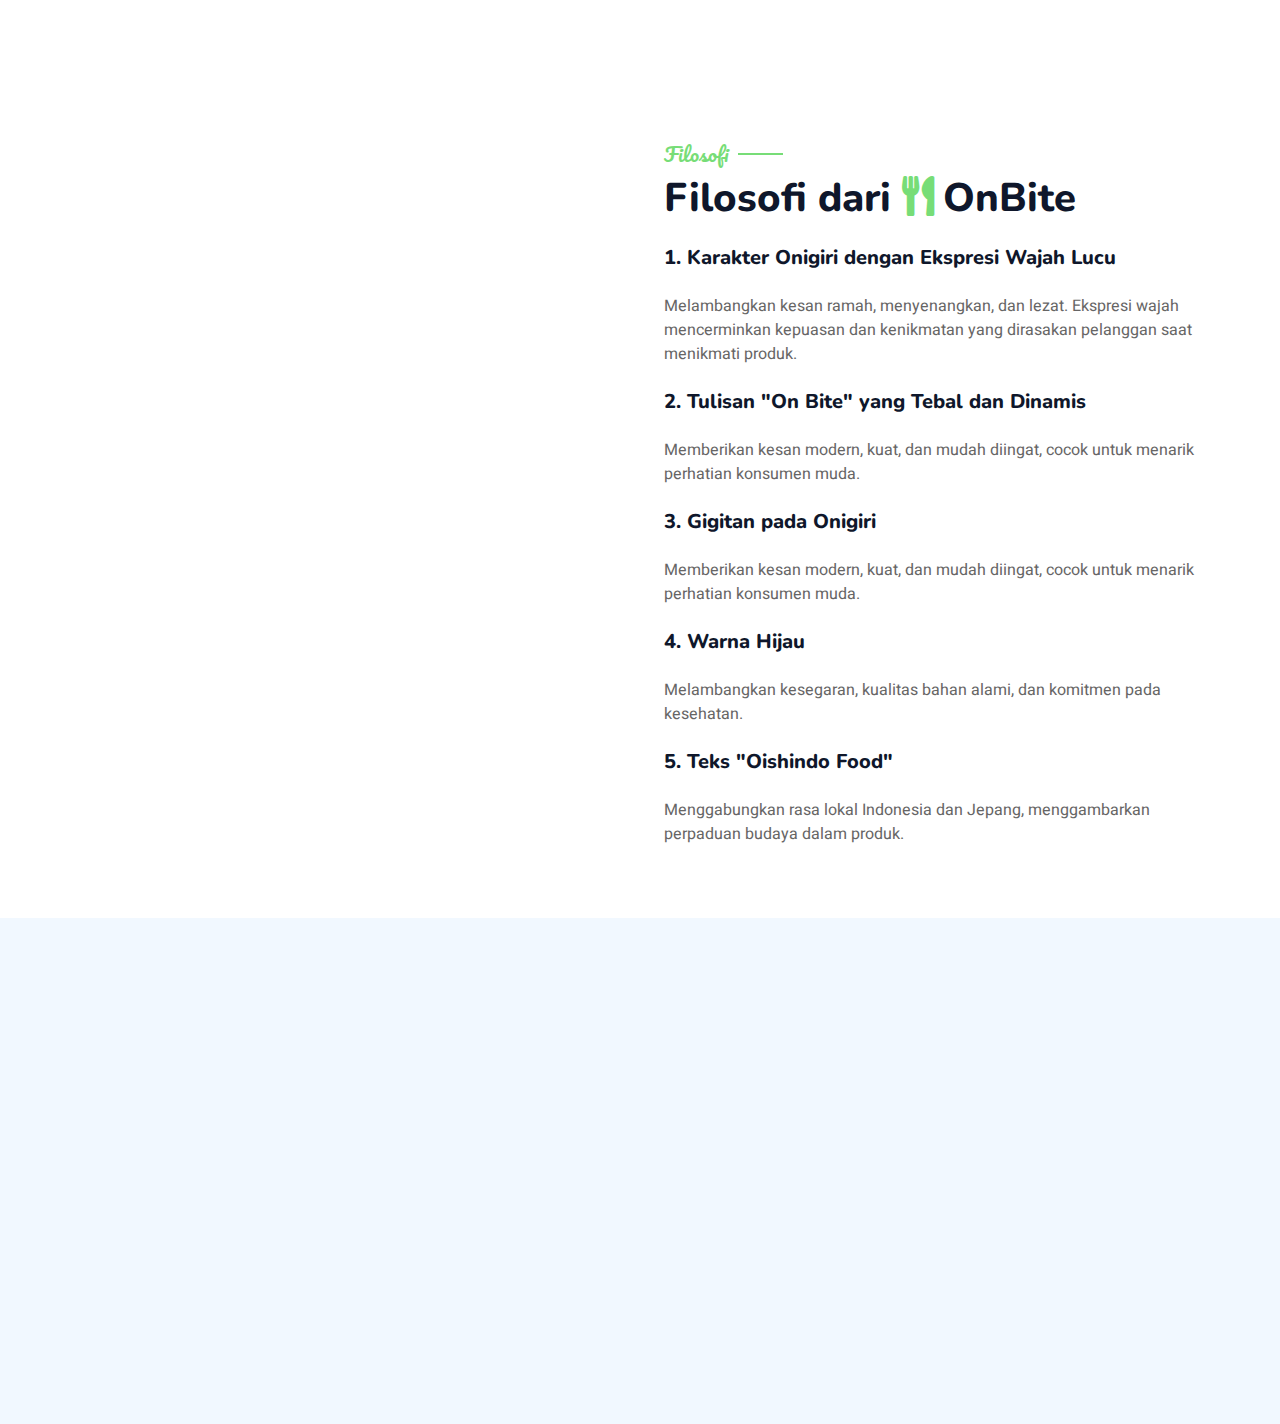
<file: about.html>
<!DOCTYPE html>
<html lang="en">
  <head>
    <meta charset="utf-8" />
    <title>OnBite - Oishindo Food</title>
    <link rel="icon" type="img/favicon.ico" href="assets/favicon.png" />
    <meta content="width=device-width, initial-scale=1.0" name="viewport" />
    <meta content="" name="keywords" />
    <meta content="" name="description" />

    <!-- Favicon -->
    <link href="img/favicon.ico" rel="icon" />

    <!-- Google Web Fonts -->
    <link rel="preconnect" href="https://fonts.googleapis.com" />
    <link rel="preconnect" href="https://fonts.gstatic.com" crossorigin />
    <link
      href="https://fonts.googleapis.com/css2?family=Heebo:wght@400;500;600&family=Nunito:wght@600;700;800&family=Pacifico&display=swap"
      rel="stylesheet"
    />

    <!-- Icon Font Stylesheet -->
    <link
      href="https://cdnjs.cloudflare.com/ajax/libs/font-awesome/5.10.0/css/all.min.css"
      rel="stylesheet"
    />
    <link
      href="https://cdn.jsdelivr.net/npm/bootstrap-icons@1.4.1/font/bootstrap-icons.css"
      rel="stylesheet"
    />

    <!-- Libraries Stylesheet -->
    <link href="lib/animate/animate.min.css" rel="stylesheet" />
    <link href="lib/owlcarousel/assets/owl.carousel.min.css" rel="stylesheet" />
    <link
      href="lib/tempusdominus/css/tempusdominus-bootstrap-4.min.css"
      rel="stylesheet"
    />

    <!-- Customized Bootstrap Stylesheet -->
    <link href="css/bootstrap.min.css" rel="stylesheet" />

    <!-- Template Stylesheet -->
    <link href="css/style.css" rel="stylesheet" />
  </head>

  <body>
    <div class="container-xxl bg-white p-0">
      <!-- Spinner Start -->
      <div
        id="spinner"
        class="show bg-white position-fixed translate-middle w-100 vh-100 top-50 start-50 d-flex align-items-center justify-content-center"
      >
        <div
          class="spinner-border text-primary"
          style="width: 3rem; height: 3rem"
          role="status"
        >
          <span class="sr-only">Loading...</span>
        </div>
      </div>
      <!-- Spinner End -->

      <!-- Navbar & Hero Start -->
      <div class="container-xxl position-relative p-0">
        <nav
          class="navbar navbar-expand-lg navbar-dark bg-dark px-4 px-lg-5 py-3 py-lg-0"
        >
          <a href="" class="navbar-brand p-0">
            <h1 class="text-primary m-0">
              <i class="fa fa-utensils me-3"></i>OnBite
            </h1>
            <!-- <img src="img/logo.png" alt="Logo"> -->
          </a>
          <button
            class="navbar-toggler"
            type="button"
            data-bs-toggle="collapse"
            data-bs-target="#navbarCollapse"
          >
            <span class="fa fa-bars"></span>
          </button>
          <div class="collapse navbar-collapse" id="navbarCollapse">
            <div class="navbar-nav ms-auto py-0 pe-4">
              <a href="index.html" class="nav-item nav-link">Beranda</a>
              <a href="about.html" class="nav-item nav-link active"
                >Tentang Kami</a
              >
              <a href="service.html" class="nav-item nav-link">Pesan</a>
              <a href="menu.html" class="nav-item nav-link">Menu</a>
              <div class="nav-item dropdown">
                <a
                  href="#"
                  class="nav-link dropdown-toggle"
                  data-bs-toggle="dropdown"
                  >Pages</a
                >
                <div class="dropdown-menu m-0">
                  <a href="team.html" class="dropdown-item">Tim Kami</a>
                  <a href="testimonial.html" class="dropdown-item">Testimoni</a>
                </div>
              </div>
              <a href="contact.html" class="nav-item nav-link">Kontak</a>
            </div>
            <a href="" class="btn btn-primary py-2 px-4">Oishindo</a>
          </div>
        </nav>

        <div class="container-xxl py-5 bg-dark hero-header mb-5">
          <div class="container text-center my-5 pt-5 pb-4">
            <h1 class="display-3 text-white mb-3 animated slideInDown">
              Tentang Kami
            </h1>
            <nav aria-label="breadcrumb">
              <ol class="breadcrumb justify-content-center text-uppercase">
                <li class="breadcrumb-item"><a href="#">Beranda</a></li>
                <li class="breadcrumb-item"><a href="#">Halaman</a></li>
                <li
                  class="breadcrumb-item text-white active"
                  aria-current="page"
                >
                  Tentang Kami
                </li>
              </ol>
            </nav>
          </div>
        </div>
      </div>
      <!-- Navbar & Hero End -->

      <!-- About Start -->
      <div class="container-xxl py-5">
        <div class="container">
          <div class="row g-5 align-items-center">
            <div class="col-lg-6">
              <div class="row g-3">
                <div class="col-6 text-start">
                  <img
                    class="img-fluid rounded w-100 wow zoomIn"
                    data-wow-delay="0.1s"
                    src="img/about-1.jpg"
                  />
                </div>
                <div class="col-6 text-start">
                  <img
                    class="img-fluid rounded w-75 wow zoomIn"
                    data-wow-delay="0.3s"
                    src="img/about-2.jpg"
                    style="margin-top: 25%"
                  />
                </div>
                <div class="col-6 text-end">
                  <img
                    class="img-fluid rounded w-75 wow zoomIn"
                    data-wow-delay="0.5s"
                    src="img/about-3.jpg"
                  />
                </div>
                <div class="col-6 text-end">
                  <img
                    class="img-fluid rounded w-100 wow zoomIn"
                    data-wow-delay="0.7s"
                    src="img/about-4.jpg"
                  />
                </div>
              </div>
            </div>
            <div class="col-lg-6">
              <h5
                class="section-title ff-secondary text-start text-primary fw-normal"
              >
                About Us
              </h5>
              <h1 class="mb-4">
                Welcome to
                <i class="fa fa-utensils text-primary me-2"></i>OnBite
              </h1>
              <p class="mb-4">
                On Bite adalah toko makanan dan minuman yang berfokus pada
                penyajian onigiri, makanan khas Jepang berbentuk segitiga atau
                bulat dari nasi, dengan cita rasa autentik yang disesuaikan
                dengan selera Indonesia. Spesialisasi kami adalah onigiri ayam
                rendang, perpaduan sempurna antara nasi lembut dan kelezatan
                bumbu rendang khas Indonesia. Dengan bahan-bahan segar dan
                berkualitas tinggi, On Bite menghadirkan rasa unik yang
                memadukan tradisi Jepang dengan inovasi lokal. Untuk melengkapi
                pengalaman bersantap Anda, kami juga menyajikan satu minuman
                andalan, yaitu Milkult, perpaduan segar antara susu dan yakult
                yang menghasilkan rasa creamy, manis, dan menyegarkan. Minuman
                ini diracik khusus untuk memberikan keseimbangan sempurna antara
                kelezatan dan manfaat kesehatan. Dengan konsep praktis namun
                bergizi, On Bite menjadi pilihan tepat bagi siapa saja yang
                ingin menikmati makanan sehat dengan cita rasa nikmat.
              </p>
              <p class="mb-4">
                Menghadirkan suasana sederhana namun nyaman, kami membuka stand
                di depan rumah untuk melayani Anda dengan mudah. Selain itu,
                kami juga menerima pre-order (PO) dengan layanan antar ke lokasi
                dalam jarak tertentu. Dengan visi menghadirkan makanan cepat
                saji berkualitas, On Bite siap menjadi pilihan favorit bagi
                pecinta kuliner Jepang dengan sentuhan khas Indonesia di
                lingkungan Anda.
              </p>
              <div class="row g-4 mb-4">
                <div class="col-sm-6">
                  <div
                    class="d-flex align-items-center border-start border-5 border-primary px-3"
                  >
                    <h1
                      class="flex-shrink-0 display-5 text-primary mb-0"
                      data-toggle="counter-up"
                    >
                      1
                    </h1>
                    <div class="ps-4">
                      <p class="mb-0">Ranking</p>
                      <h6 class="text-uppercase mb-0">Kelezatan</h6>
                    </div>
                  </div>
                </div>
                <div class="col-sm-6">
                  <div
                    class="d-flex align-items-center border-start border-5 border-primary px-3"
                  >
                    <h1
                      class="flex-shrink-0 display-5 text-primary mb-0"
                      data-toggle="counter-up"
                    >
                      5
                    </h1>
                    <div class="ps-4">
                      <p class="mb-0">Bintang</p>
                      <h6 class="text-uppercase mb-0">Kepuasan Pelanggan</h6>
                    </div>
                  </div>
                </div>
              </div>
            </div>
          </div>
        </div>
      </div>
      <!-- About End -->

      <!-- Reservation Start -->
      <div class="container-xxl py-5 px-0 wow fadeInUp" data-wow-delay="0.1s">
        <div class="row g-0">
          <!-- Kolom Visi -->
          <div class="col-md-6 bg-dark d-flex align-items-center">
            <div class="p-5 wow fadeInUp" data-wow-delay="0.2s">
              <h5 class="section-title ff-secondary text-start text-primary fw-normal">Visi Kami</h5>
              <h1 class="text-white mb-4">Visi Kami :</h1>
              <h6 class="text-white mb-4">
                Menjadi toko makanan dan minuman terkemuka yang menghadirkan<br />
                cita rasa autentik Jepang dengan sentuhan inovasi, sekaligus menjadi<br />
                pilihan utama bagi pelanggan yang menginginkan makanan praktis,<br />
                sehat, dan berkualitas.
              </h6>
            </div>
          </div>
      
          <!-- Kolom Misi -->
          <div class="col-md-6 bg-dark d-flex align-items-center">
            <div class="p-5 wow fadeInUp" data-wow-delay="0.3s">
              <h5 class="section-title ff-secondary text-start text-primary fw-normal">Misi Kami</h5>
              <h1 class="text-white mb-4">Misi Kami :</h1>
              <h6 class="text-white mb-4">
                1. Menyajikan onigiri dan minuman segar dengan menggunakan
                bahan-bahan berkualitas tinggi dan proses pembuatan yang higienis.<br />
                2. Menciptakan variasi menu yang menggabungkan cita rasa
                tradisional Jepang dengan inovasi lokal untuk memenuhi selera pelanggan.<br />
                3. Menjadi tempat pilihan bagi semua kalangan
                dengan menyediakan suasana modern, nyaman, dan cocok untuk segala kebutuhan.
              </h6>
            </div>
          </div>
        </div>
      </div>
      
      

      <!-- About Start -->
      <div class="container-xxl py-5">
        <div class="container">
          <div class="row g-5 align-items-center">
            <div class="col-lg-6">
              <div class="row g-3">
                <div class="col-100 text-start">
                  <img
                    class="img-fluid rounded w-100 wow zoomIn"
                    data-wow-delay="0.1s"
                    src="img/about-1.jpg"
                  />
                </div>
              </div>
            </div>
            <div class="col-lg-6">
              <h5
                class="section-title ff-secondary text-start text-primary fw-normal"
              >
                Filosofi
              </h5>
              <h1 class="mb-4">
                Filosofi dari
                <i class="fa fa-utensils text-primary me-2"></i>OnBite
              </h1>
              <h5 class="mb-4">
                1. Karakter Onigiri dengan Ekspresi Wajah Lucu
              </h5>
              <p class="mb-4">
                Melambangkan kesan ramah, menyenangkan, dan lezat. Ekspresi
                wajah mencerminkan kepuasan dan kenikmatan yang dirasakan
                pelanggan saat menikmati produk.
              </p>
              <h5 class="mb-4">2. Tulisan "On Bite" yang Tebal dan Dinamis</h5>
              <p class="mb-4">
                Memberikan kesan modern, kuat, dan mudah diingat, cocok untuk
                menarik perhatian konsumen muda.
              </p>
              <h5 class="mb-4">3. Gigitan pada Onigiri</h5>
              <p class="mb-4">
                Memberikan kesan modern, kuat, dan mudah diingat, cocok untuk menarik perhatian konsumen muda.
              </p>
              <h5 class="mb-4">4. Warna Hijau</h5>
              <p class="mb-4">
                Melambangkan kesegaran, kualitas bahan alami, dan komitmen pada kesehatan.
              </p>
              <h5 class="mb-4">5. Teks "Oishindo Food"</h5>
              <p class="mb-4">
                Menggabungkan rasa lokal Indonesia dan Jepang, menggambarkan perpaduan budaya dalam produk.
              </p>
              </div>
            </div>
          </div>
        </div>
      </div>
      <!-- About End -->

      <div
        class="modal fade"
        id="videoModal"
        tabindex="-1"
        aria-labelledby="exampleModalLabel"
        aria-hidden="true"
      >
        <div class="modal-dialog">
          <div class="modal-content rounded-0">
            <div class="modal-body">
              <!-- 16:9 aspect ratio -->
              <div class="ratio ratio-16x9">
                <iframe
                  class="embed-responsive-item"
                  src=""
                  id="video"
                  allowfullscreen
                  allowscriptaccess="always"
                  allow="autoplay"
                ></iframe>
              </div>
            </div>
          </div>
        </div>
      </div>
      <!-- Reservation Start -->

      <!-- Footer Start -->
      <div
        class="container-fluid bg-dark text-light footer pt-5 mt-5 wow fadeIn"
        data-wow-delay="0.1s"
      >
        <div class="container py-5">
          <div class="row g-5">
            <div class="col-lg-3 col-md-6">
              <h4
                class="section-title ff-secondary text-start text-primary fw-normal mb-4"
              >
                OnBite
              </h4>
              <a class="btn btn-link" href="about.html">Tentang Kami</a>
              <a class="btn btn-link" href="contact.html">Kontak Kami</a>
              <a class="btn btn-link" href="service.html">Pesan</a>
              <a class="btn btn-link" href="#">Kebijakan Privasi</a>
              <a class="btn btn-link" href="#">Syarat & Ketentuan</a>
            </div>
            <div class="col-lg-3 col-md-6">
              <h4
                class="section-title ff-secondary text-start text-primary fw-normal mb-4"
              >
                Kontak
              </h4>
              <p class="mb-2">
                <i class="fa fa-map-marker-alt me-3"></i>Cikupa Permai Blok C
                No.3 Rt02 / Rw05 Kec. Cikupa, Kab. Tangerang, Prov. Banten
              </p>
              <p class="mb-2">
                <i class="fa fa-phone-alt me-3"></i>+62 851-3307-8957
              </p>
              <p class="mb-2">
                <i class="fa fa-envelope me-3"></i>oishindo@onbite.com
              </p>
              <div class="d-flex pt-2">
                <a
                  class="btn btn-outline-light btn-social"
                  href="https://wa.me/085133078957"
                  ><i class="fab fa-whatsapp"></i
                ></a>
                <a
                  class="btn btn-outline-light btn-social"
                  href="https://www.instagram.com/on_bite/"
                  ><i class="fab fa-instagram"></i
                ></a>
                <a class="btn btn-outline-light btn-social" href="https://mail.google.com/mail/u/0/#inbox?compose=DmwnWsmGVWkJRKLhcPntRwDtGqmFtbTRbSgTpWNzfStvBdMFCNzpwbvTLxxlPMZhrzNBFshVWpJl"
                  ><i class="fa fa-envelope"></i
                ></a>
                <a
                  class="btn btn-outline-light btn-social"
                  href="https://wa.me/085133078957"
                  ><i class="fa fa-phone-alt"></i
                ></a>
              </div>
            </div>
            <div class="col-lg-3 col-md-6">
              <h4
                class="section-title ff-secondary text-start text-primary fw-normal mb-4"
              >
                Jam Buka
              </h4>
              <h5 class="text-light fw-normal">Senin - Sabtu</h5>
              <p>09AM - 09PM</p>
              <h5 class="text-light fw-normal">Minggu</h5>
              <p>10AM - 08PM</p>
            </div>
            <div class="col-lg-3 col-md-6">
              <h4
                class="section-title ff-secondary text-start text-primary fw-normal mb-4"
              >
                Pesan
              </h4>
              <p>Kirim kritik dan saran kepada kami</p>
              <div class="position-relative mx-auto" style="max-width: 400px">
                <input
                  class="form-control border-primary w-100 py-3 ps-4 pe-5"
                  type="text"
                  placeholder="Masukkan Pesan"
                />
                <button
                  type="button"
                  class="btn btn-primary py-2 position-absolute top-0 end-0 mt-2 me-2"
                >
                  Kirim
                </button>
              </div>
            </div>
          </div>
        </div>
        <div class="container">
          <div class="copyright">
            <div class="row">
              <div class="col-md-6 text-center text-md-start mb-3 mb-md-0">
                &copy;
                <a class="border-bottom" href="#">Onbite Oishindo Food</a>, All
                Right Reserved.

                <!--/*** This template is free as long as you keep the footer author’s credit link/attribution link/backlink. If you'd like to use the template without the footer author’s credit link/attribution link/backlink, you can purchase the Credit Removal License from "https://htmlcodex.com/credit-removal". Thank you for your support. ***/-->
                Dibuat oleh
                <a class="border-bottom" href="#kelompok">Kelompok 3</a>
              </div>
              <div class="col-md-6 text-center text-md-end">
                <div class="footer-menu">
                  <a href="">Home</a>
                  <a href="">Cookies</a>
                  <a href="">Help</a>
                  <a href="">FQAs</a>
                </div>
              </div>
            </div>
          </div>
        </div>
      </div>
      <!-- Footer End -->

      <!-- Back to Top -->
      <a href="#" class="btn btn-lg btn-primary btn-lg-square back-to-top"
        ><i class="bi bi-arrow-up"></i
      ></a>
    </div>

    <!-- JavaScript Libraries -->
    <script src="https://code.jquery.com/jquery-3.4.1.min.js"></script>
    <script src="https://cdn.jsdelivr.net/npm/bootstrap@5.0.0/dist/js/bootstrap.bundle.min.js"></script>
    <script src="lib/wow/wow.min.js"></script>
    <script src="lib/easing/easing.min.js"></script>
    <script src="lib/waypoints/waypoints.min.js"></script>
    <script src="lib/counterup/counterup.min.js"></script>
    <script src="lib/owlcarousel/owl.carousel.min.js"></script>
    <script src="lib/tempusdominus/js/moment.min.js"></script>
    <script src="lib/tempusdominus/js/moment-timezone.min.js"></script>
    <script src="lib/tempusdominus/js/tempusdominus-bootstrap-4.min.js"></script>

    <!-- Template Javascript -->
    <script src="js/main.js"></script>
  </body>
</html>
</file>
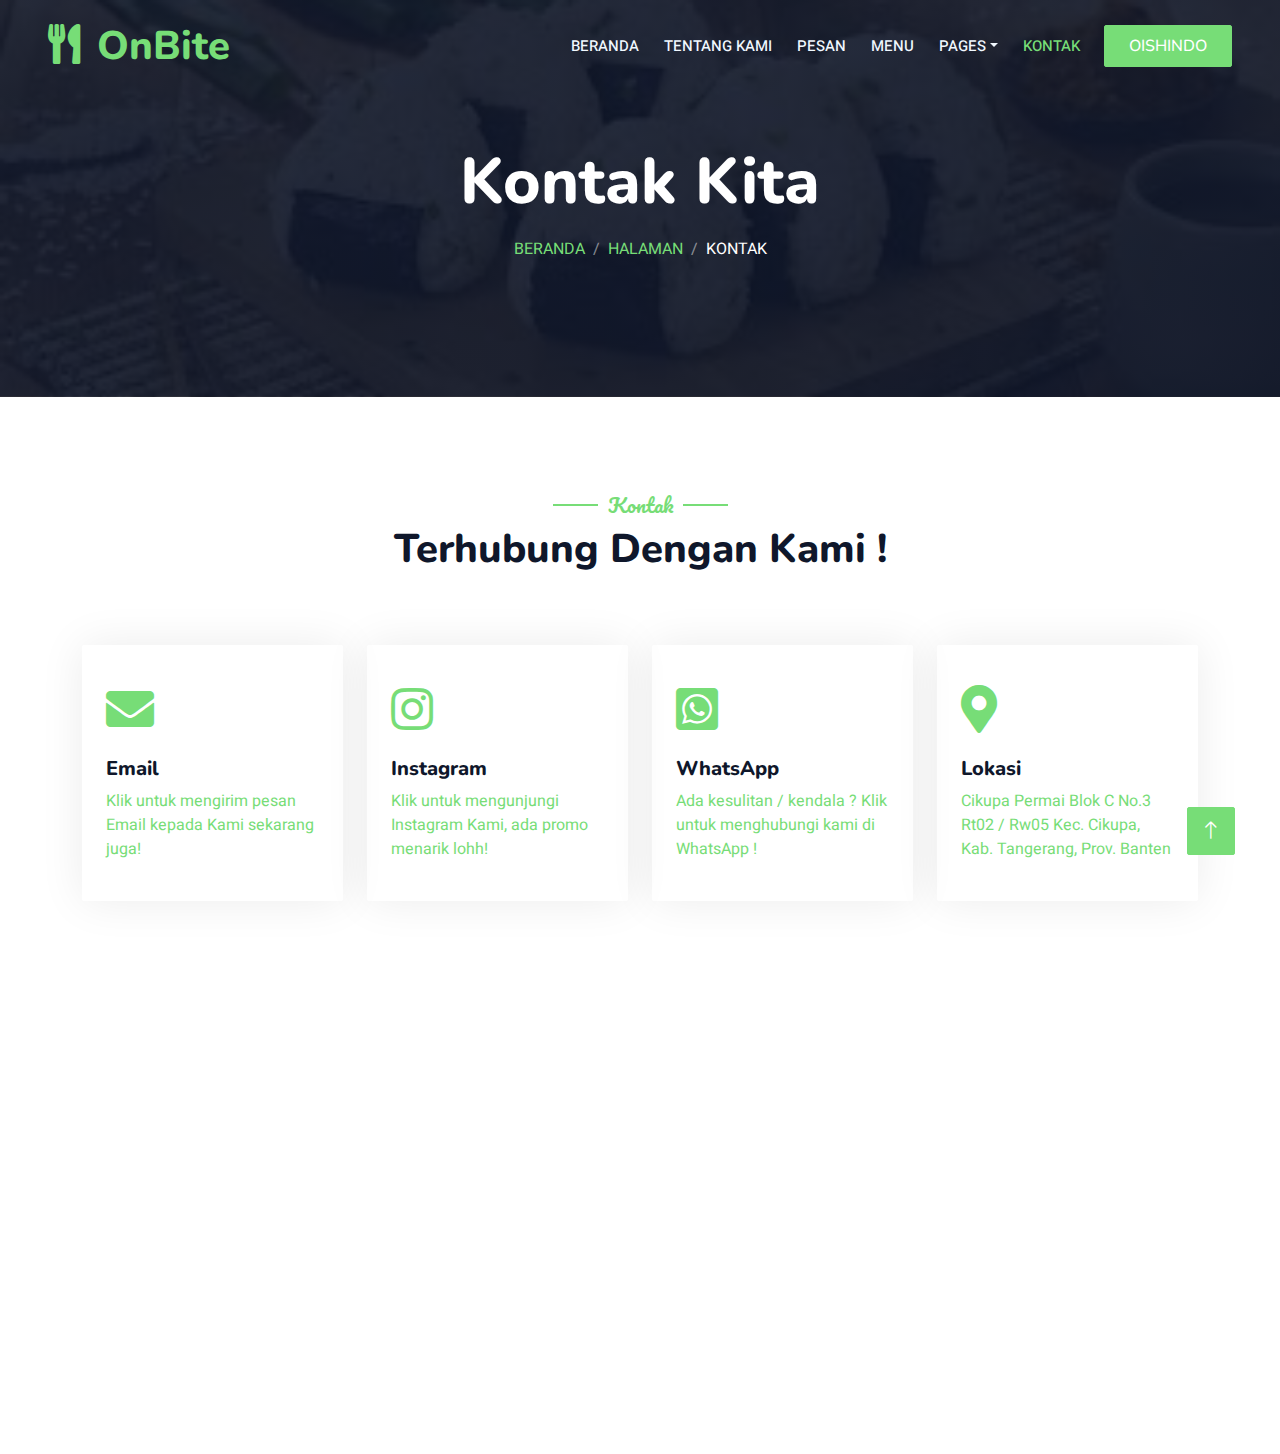
<file: contact.html>
<!DOCTYPE html>
<html lang="en">
  <head>
    <meta charset="utf-8" />
    <title>OnBite - Oishindo Food</title>
    <link rel="icon" type="img/favicon.ico" href="assets/favicon.png">
    <meta content="width=device-width, initial-scale=1.0" name="viewport" />
    <meta content="" name="keywords" />
    <meta content="" name="description" />

    <!-- Favicon -->
    <link href="img/favicon.ico" rel="icon" />

    <!-- Google Web Fonts -->
    <link rel="preconnect" href="https://fonts.googleapis.com" />
    <link rel="preconnect" href="https://fonts.gstatic.com" crossorigin />
    <link
      href="https://fonts.googleapis.com/css2?family=Heebo:wght@400;500;600&family=Nunito:wght@600;700;800&family=Pacifico&display=swap"
      rel="stylesheet"
    />

    <!-- Icon Font Stylesheet -->
    <link
      href="https://cdnjs.cloudflare.com/ajax/libs/font-awesome/5.10.0/css/all.min.css"
      rel="stylesheet"
    />
    <link
      href="https://cdn.jsdelivr.net/npm/bootstrap-icons@1.4.1/font/bootstrap-icons.css"
      rel="stylesheet"
    />

    <!-- Libraries Stylesheet -->
    <link href="lib/animate/animate.min.css" rel="stylesheet" />
    <link href="lib/owlcarousel/assets/owl.carousel.min.css" rel="stylesheet" />
    <link
      href="lib/tempusdominus/css/tempusdominus-bootstrap-4.min.css"
      rel="stylesheet"
    />

    <!-- Customized Bootstrap Stylesheet -->
    <link href="css/bootstrap.min.css" rel="stylesheet" />

    <!-- Template Stylesheet -->
    <link href="css/style.css" rel="stylesheet" />
  </head>

  <body>
    <div class="container-xxl bg-white p-0">
      <!-- Spinner Start -->
      <div
        id="spinner"
        class="show bg-white position-fixed translate-middle w-100 vh-100 top-50 start-50 d-flex align-items-center justify-content-center"
      >
        <div
          class="spinner-border text-primary"
          style="width: 3rem; height: 3rem"
          role="status"
        >
          <span class="sr-only">Loading...</span>
        </div>
      </div>
      <!-- Spinner End -->

      <!-- Navbar & Hero Start -->
      <div class="container-xxl position-relative p-0">
        <nav
          class="navbar navbar-expand-lg navbar-dark bg-dark px-4 px-lg-5 py-3 py-lg-0"
        >
          <a href="" class="navbar-brand p-0">
            <h1 class="text-primary m-0">
              <i class="fa fa-utensils me-3"></i>OnBite
            </h1>
            <!-- <img src="img/logo.png" alt="Logo"> -->
          </a>
          <button
            class="navbar-toggler"
            type="button"
            data-bs-toggle="collapse"
            data-bs-target="#navbarCollapse"
          >
            <span class="fa fa-bars"></span>
          </button>
          <div class="collapse navbar-collapse" id="navbarCollapse">
            <div class="navbar-nav ms-auto py-0 pe-4">
              <a href="index.html" class="nav-item nav-link">Beranda</a>
              <a href="about.html" class="nav-item nav-link">Tentang Kami</a>
              <a href="service.html" class="nav-item nav-link">Pesan</a>
              <a href="menu.html" class="nav-item nav-link">Menu</a>
              <div class="nav-item dropdown">
                <a
                  href="#"
                  class="nav-link dropdown-toggle"
                  data-bs-toggle="dropdown"
                  >Pages</a
                >
                <div class="dropdown-menu m-0">
                  <a href="team.html" class="dropdown-item">Tim Kami</a>
                  <a href="testimonial.html" class="dropdown-item"
                    >Testimoni</a
                  >
                </div>
              </div>
              <a href="contact.html" class="nav-item nav-link active">Kontak</a>
            </div>
            <a href="" class="btn btn-primary py-2 px-4">Oishindo</a>
          </div>
        </nav>

        <div class="container-xxl py-5 bg-dark hero-header mb-5">
          <div class="container text-center my-5 pt-5 pb-4">
            <h1 class="display-3 text-white mb-3 animated slideInDown">
              Kontak Kita
            </h1>
            <nav aria-label="breadcrumb">
              <ol class="breadcrumb justify-content-center text-uppercase">
                <li class="breadcrumb-item"><a href="#">Beranda</a></li>
                <li class="breadcrumb-item"><a href="#">Halaman</a></li>
                <li
                  class="breadcrumb-item text-white active"
                  aria-current="page"
                >
                  Kontak
                </li>
              </ol>
            </nav>
          </div>
        </div>
      </div>
      <!-- Navbar & Hero End -->

      <!-- Service Start -->
      <div class="container-xxl py-5">
        <div class="container">
          <div class="row g-4">
            <div class="text-center wow fadeInUp" data-wow-delay="0.1s">
              <h5
                class="section-title ff-secondary text-center text-primary fw-normal"
              >
                Kontak
              </h5>
              <h1 class="mb-5">Terhubung Dengan Kami !</h1>
            </div>
            <div class="col-lg-3 col-sm-6 wow fadeInUp" data-wow-delay="0.1s">
              <a href="https://mail.google.com/mail/u/0/#inbox?compose=DmwnWsmGVWkJRKLhcPntRwDtGqmFtbTRbSgTpWNzfStvBdMFCNzpwbvTLxxlPMZhrzNBFshVWpJl">
                <div class="service-item rounded pt-3">
                  <div class="p-4">
                    <i class="fa fa-3x fa-envelope text-primary mb-4"></i>
                    <h5>Email</h5>
                    <p>
                      Klik untuk mengirim pesan Email kepada Kami sekarang juga!
                    </p>
                  </div>
                </div>
                </a>
            </div>
            <div class="col-lg-3 col-sm-6 wow fadeInUp" data-wow-delay="0.3s">
              <a href="https://www.instagram.com/on_bite/">
              <div class="service-item rounded pt-3">
                <div class="p-4">
                  <i class="fab fa-3x fa-instagram text-primary mb-4"></i>
                  <h5>Instagram</h5>
                  <p>
                    Klik untuk mengunjungi Instagram Kami, ada promo menarik lohh!
                  </p>
                </div>
              </div>
              </a>
            </div>

            <div class="col-lg-3 col-sm-6 wow fadeInUp" data-wow-delay="0.5s">
              <a href="https://wa.me/085133078957">
              <div class="service-item rounded pt-3">
                <div class="p-4">
                  <i class="fab fa-3x fa-whatsapp-square text-primary mb-4"></i>
                  <h5>WhatsApp</h5>
                  <p>
                    Ada kesulitan / kendala ? Klik untuk menghubungi kami di WhatsApp !
                  </p>
                </div>
              </div>
              </a>
            </div>
            <div class="col-lg-3 col-sm-6 wow fadeInUp" data-wow-delay="0.7s">
              <a href="">
                <div class="service-item rounded pt-3">
                  <div class="p-4">
                    <i class="fa fa-3x fa-map-marker-alt text-primary mb-4"></i>
                    <h5>Lokasi</h5>
                    <p>
                      Cikupa Permai Blok C No.3 Rt02 / Rw05 Kec. Cikupa, Kab. Tangerang, Prov. Banten
                    </p>
                  </div>
                </div>
                </a>
            </div>
          </div>
        </div>
      </div>
      <!-- Service End -->

      <!-- Footer Start -->
      <div
        class="container-fluid bg-dark text-light footer pt-5 mt-5 wow fadeIn"
        data-wow-delay="0.1s"
      >
        <div class="container py-5">
          <div class="row g-5">
            <div class="col-lg-3 col-md-6">
              <h4
                class="section-title ff-secondary text-start text-primary fw-normal mb-4"
              >
                OnBite
              </h4>
              <a class="btn btn-link" href="about.html">Tentang Kami</a>
              <a class="btn btn-link" href="contact.html">Kontak Kami</a>
              <a class="btn btn-link" href="service.html">Pesan</a>
              <a class="btn btn-link" href="#">Kebijakan Privasi</a>
              <a class="btn btn-link" href="#">Syarat & Ketentuan</a>
            </div>
            <div class="col-lg-3 col-md-6">
              <h4
                class="section-title ff-secondary text-start text-primary fw-normal mb-4"
              >
                Kontak
              </h4>
              <p class="mb-2">
                <i class="fa fa-map-marker-alt me-3"></i>Cikupa Permai Blok C
                No.3 Rt02 / Rw05 Kec. Cikupa, Kab. Tangerang, Prov. Banten
              </p>
              <p class="mb-2">
                <i class="fa fa-phone-alt me-3"></i>+62 851-3307-8957
              </p>
              <p class="mb-2">
                <i class="fa fa-envelope me-3"></i>oishindo@onbite.com
              </p>
              <div class="d-flex pt-2">
                <a
                  class="btn btn-outline-light btn-social"
                  href="https://wa.me/085133078957"
                  ><i class="fab fa-whatsapp"></i
                ></a>
                <a
                  class="btn btn-outline-light btn-social"
                  href="https://www.instagram.com/on_bite/"
                  ><i class="fab fa-instagram"></i
                ></a>
                <a class="btn btn-outline-light btn-social" href="https://mail.google.com/mail/u/0/#inbox?compose=DmwnWsmGVWkJRKLhcPntRwDtGqmFtbTRbSgTpWNzfStvBdMFCNzpwbvTLxxlPMZhrzNBFshVWpJl"
                  ><i class="fa fa-envelope"></i
                ></a>
                <a
                  class="btn btn-outline-light btn-social"
                  href="https://wa.me/085133078957"
                  ><i class="fa fa-phone-alt"></i
                ></a>
              </div>
            </div>
            <div class="col-lg-3 col-md-6">
              <h4
                class="section-title ff-secondary text-start text-primary fw-normal mb-4"
              >
                Jam Buka
              </h4>
              <h5 class="text-light fw-normal">Senin - Sabtu</h5>
              <p>09AM - 09PM</p>
              <h5 class="text-light fw-normal">Minggu</h5>
              <p>10AM - 08PM</p>
            </div>
            <div class="col-lg-3 col-md-6">
              <h4
                class="section-title ff-secondary text-start text-primary fw-normal mb-4"
              >
                Pesan
              </h4>
              <p>Kirim kritik dan saran kepada kami</p>
              <div class="position-relative mx-auto" style="max-width: 400px">
                <input
                  class="form-control border-primary w-100 py-3 ps-4 pe-5"
                  type="text"
                  placeholder="Masukkan Pesan"
                />
                <button
                  type="button"
                  class="btn btn-primary py-2 position-absolute top-0 end-0 mt-2 me-2"
                >
                  Kirim
                </button>
              </div>
            </div>
          </div>
        </div>
        <div class="container">
          <div class="copyright">
            <div class="row">
              <div class="col-md-6 text-center text-md-start mb-3 mb-md-0">
                &copy;
                <a class="border-bottom" href="#">Onbite Oishindo Food</a>, All
                Right Reserved.

                <!--/*** This template is free as long as you keep the footer author’s credit link/attribution link/backlink. If you'd like to use the template without the footer author’s credit link/attribution link/backlink, you can purchase the Credit Removal License from "https://htmlcodex.com/credit-removal". Thank you for your support. ***/-->
                Dibuat oleh
                <a class="border-bottom" href="#kelompok">Kelompok 3</a>
              </div>
              <div class="col-md-6 text-center text-md-end">
                <div class="footer-menu">
                  <a href="">Home</a>
                  <a href="">Cookies</a>
                  <a href="">Help</a>
                  <a href="">FQAs</a>
                </div>
              </div>
            </div>
          </div>
        </div>
      </div>
      <!-- Footer End -->

      <!-- Back to Top -->
      <a href="#" class="btn btn-lg btn-primary btn-lg-square back-to-top"
        ><i class="bi bi-arrow-up"></i
      ></a>
    </div>

    <!-- JavaScript Libraries -->
    <script src="https://code.jquery.com/jquery-3.4.1.min.js"></script>
    <script src="https://cdn.jsdelivr.net/npm/bootstrap@5.0.0/dist/js/bootstrap.bundle.min.js"></script>
    <script src="lib/wow/wow.min.js"></script>
    <script src="lib/easing/easing.min.js"></script>
    <script src="lib/waypoints/waypoints.min.js"></script>
    <script src="lib/counterup/counterup.min.js"></script>
    <script src="lib/owlcarousel/owl.carousel.min.js"></script>
    <script src="lib/tempusdominus/js/moment.min.js"></script>
    <script src="lib/tempusdominus/js/moment-timezone.min.js"></script>
    <script src="lib/tempusdominus/js/tempusdominus-bootstrap-4.min.js"></script>

    <!-- Template Javascript -->
    <script src="js/main.js"></script>
  </body>
</html>
</file>
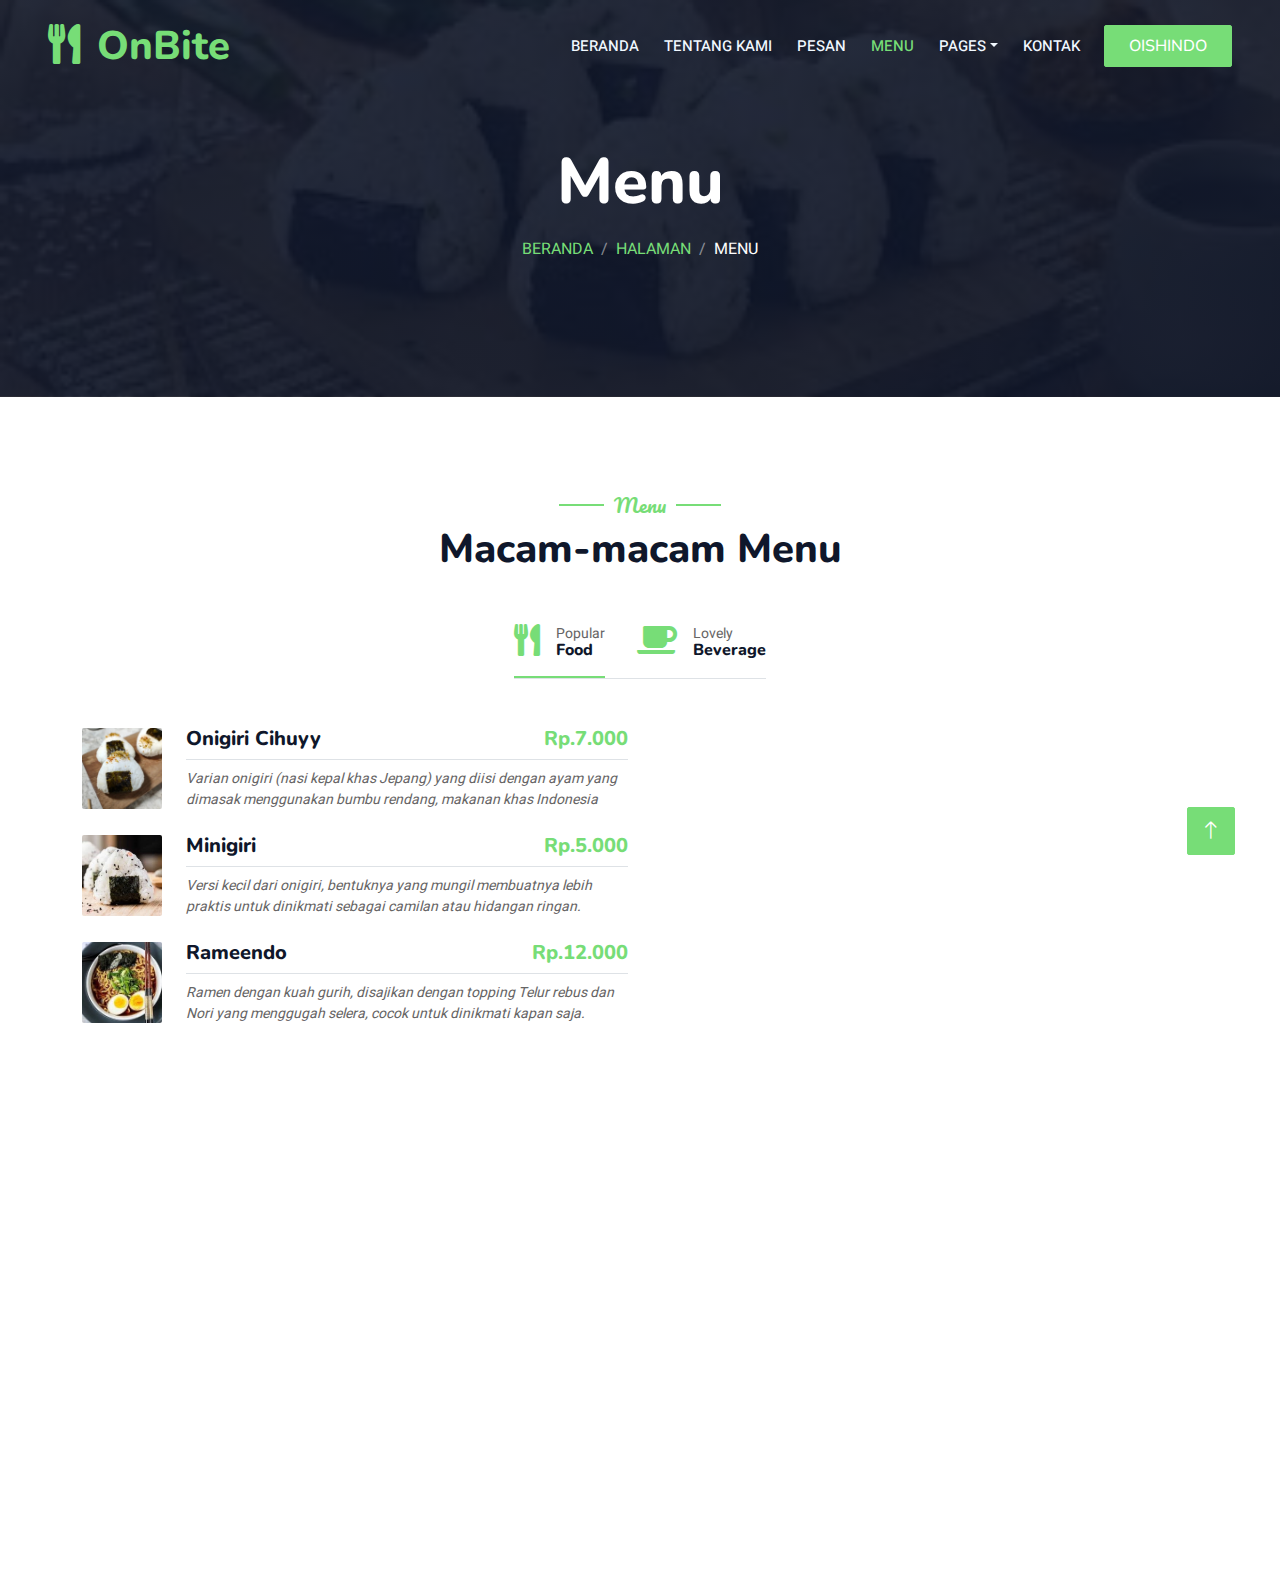
<file: menu.html>
<!DOCTYPE html>
<html lang="en">
  <head>
    <meta charset="utf-8" />
    <title>OnBite - Oishindo Food</title>
    <link rel="icon" type="img/favicon.ico" href="assets/favicon.png">
    <meta content="width=device-width, initial-scale=1.0" name="viewport" />
    <meta content="" name="keywords" />
    <meta content="" name="description" />

    <!-- Favicon -->
    <link href="img/favicon.ico" rel="icon" />

    <!-- Google Web Fonts -->
    <link rel="preconnect" href="https://fonts.googleapis.com" />
    <link rel="preconnect" href="https://fonts.gstatic.com" crossorigin />
    <link
      href="https://fonts.googleapis.com/css2?family=Heebo:wght@400;500;600&family=Nunito:wght@600;700;800&family=Pacifico&display=swap"
      rel="stylesheet"
    />

    <!-- Icon Font Stylesheet -->
    <link
      href="https://cdnjs.cloudflare.com/ajax/libs/font-awesome/5.10.0/css/all.min.css"
      rel="stylesheet"
    />
    <link
      href="https://cdn.jsdelivr.net/npm/bootstrap-icons@1.4.1/font/bootstrap-icons.css"
      rel="stylesheet"
    />

    <!-- Libraries Stylesheet -->
    <link href="lib/animate/animate.min.css" rel="stylesheet" />
    <link href="lib/owlcarousel/assets/owl.carousel.min.css" rel="stylesheet" />
    <link
      href="lib/tempusdominus/css/tempusdominus-bootstrap-4.min.css"
      rel="stylesheet"
    />

    <!-- Customized Bootstrap Stylesheet -->
    <link href="css/bootstrap.min.css" rel="stylesheet" />

    <!-- Template Stylesheet -->
    <link href="css/style.css" rel="stylesheet" />
  </head>

  <body>
    <div class="container-xxl bg-white p-0">
      <!-- Spinner Start -->
      <div
        id="spinner"
        class="show bg-white position-fixed translate-middle w-100 vh-100 top-50 start-50 d-flex align-items-center justify-content-center"
      >
        <div
          class="spinner-border text-primary"
          style="width: 3rem; height: 3rem"
          role="status"
        >
          <span class="sr-only">Loading...</span>
        </div>
      </div>
      <!-- Spinner End -->

      <!-- Navbar & Hero Start -->
      <div class="container-xxl position-relative p-0">
        <nav
          class="navbar navbar-expand-lg navbar-dark bg-dark px-4 px-lg-5 py-3 py-lg-0"
        >
          <a href="" class="navbar-brand p-0">
            <h1 class="text-primary m-0">
              <i class="fa fa-utensils me-3"></i>OnBite
            </h1>
            <!-- <img src="img/logo.png" alt="Logo"> -->
          </a>
          <button
            class="navbar-toggler"
            type="button"
            data-bs-toggle="collapse"
            data-bs-target="#navbarCollapse"
          >
            <span class="fa fa-bars"></span>
          </button>
          <div class="collapse navbar-collapse" id="navbarCollapse">
            <div class="navbar-nav ms-auto py-0 pe-4">
              <a href="index.html" class="nav-item nav-link">Beranda</a>
              <a href="about.html" class="nav-item nav-link">Tentang Kami</a>
              <a href="service.html" class="nav-item nav-link">Pesan</a>
              <a href="menu.html" class="nav-item nav-link active">Menu</a>
              <div class="nav-item dropdown">
                <a
                  href="#"
                  class="nav-link dropdown-toggle"
                  data-bs-toggle="dropdown"
                  >Pages</a
                >
                <div class="dropdown-menu m-0">
                  <a href="team.html" class="dropdown-item">Tim Kami</a>
                  <a href="testimonial.html" class="dropdown-item"
                    >Testimoni</a
                  >
                </div>
              </div>
              <a href="contact.html" class="nav-item nav-link">Kontak</a>
            </div>
            <a href="" class="btn btn-primary py-2 px-4">Oishindo</a>
          </div>
        </nav>

        <div class="container-xxl py-5 bg-dark hero-header mb-5">
          <div class="container text-center my-5 pt-5 pb-4">
            <h1 class="display-3 text-white mb-3 animated slideInDown">
              Menu
            </h1>
            <nav aria-label="breadcrumb">
              <ol class="breadcrumb justify-content-center text-uppercase">
                <li class="breadcrumb-item"><a href="#">Beranda</a></li>
                <li class="breadcrumb-item"><a href="#">Halaman</a></li>
                <li
                  class="breadcrumb-item text-white active"
                  aria-current="page"
                >
                  Menu
                </li>
              </ol>
            </nav>
          </div>
        </div>
      </div>
      <!-- Navbar & Hero End -->

      <!-- Menu Start -->
      <div class="container-xxl py-5">
        <div class="container">
          <div class="text-center wow fadeInUp" data-wow-delay="0.1s">
            <h5
              class="section-title ff-secondary text-center text-primary fw-normal"
            >
              Menu
            </h5>
            <h1 class="mb-5">Macam-macam Menu</h1>
          </div>
          <div class="tab-class text-center wow fadeInUp" data-wow-delay="0.1s">
            <ul
              class="nav nav-pills d-inline-flex justify-content-center border-bottom mb-5"
            >
              <li class="nav-item">
                <a
                  class="d-flex align-items-center text-start mx-3 ms-0 pb-3 active"
                  data-bs-toggle="pill"
                  href="#tab-1"
                >
                  <i class="fa fa-utensils fa-2x text-primary"></i>
                  <div class="ps-3">
                    <small class="text-body">Popular</small>
                    <h6 class="mt-n1 mb-0">Food</h6>
                  </div>
                </a>
              </li>
              <li class="nav-item">
                <a
                  class="d-flex align-items-center text-start mx-3 me-0 pb-3"
                  data-bs-toggle="pill"
                  href="#tab-3"
                >
                  <i class="fa fa-coffee fa-2x text-primary"></i>
                  <div class="ps-3">
                    <small class="text-body">Lovely</small>
                    <h6 class="mt-n1 mb-0">Beverage</h6>
                  </div>
                </a>
              </li>
            </ul>
            <div class="tab-content">
              <div id="tab-1" class="tab-pane fade show p-0 active">
                <div class="row g-4">
                  <div class="col-lg-6">
                    <div class="d-flex align-items-center">
                      <img
                        class="flex-shrink-0 img-fluid rounded"
                        src="img/menu-1.jpg"
                        alt=""
                        style="width: 80px"
                      />
                      <div class="w-100 d-flex flex-column text-start ps-4">
                        <h5
                          class="d-flex justify-content-between border-bottom pb-2"
                        >
                          <span>Onigiri Cihuyy</span>
                          <span class="text-primary">Rp.7.000</span>
                        </h5>
                        <small class="fst-italic"
                          >Varian onigiri (nasi kepal khas Jepang) yang diisi dengan ayam yang dimasak menggunakan bumbu rendang, makanan khas Indonesia</small
                        >
                      </div>
                    </div>
                  </div>
                  <div class="col-lg-6">
                    
                  </div>
                  <div class="col-lg-6">
                    <div class="d-flex align-items-center">
                      <img
                        class="flex-shrink-0 img-fluid rounded"
                        src="img/menu-3.jpg"
                        alt=""
                        style="width: 80px"
                      />
                      <div class="w-100 d-flex flex-column text-start ps-4">
                        <h5
                          class="d-flex justify-content-between border-bottom pb-2"
                        >
                          <span>Minigiri</span>
                          <span class="text-primary">Rp.5.000</span>
                        </h5>
                        <small class="fst-italic"
                          >Versi kecil dari onigiri, bentuknya yang mungil membuatnya lebih praktis untuk dinikmati sebagai camilan atau hidangan ringan.</small
                        >
                      </div>
                    </div>
                  </div>
                  <div class="col-lg-6">
                    
                  </div>
                  <div class="col-lg-6">
                    <div class="d-flex align-items-center">
                      <img
                        class="flex-shrink-0 img-fluid rounded"
                        src="img/menu-5.jpg"
                        alt=""
                        style="width: 80px"
                      />
                      <div class="w-100 d-flex flex-column text-start ps-4">
                        <h5
                          class="d-flex justify-content-between border-bottom pb-2"
                        >
                          <span>Rameendo</span>
                          <span class="text-primary">Rp.12.000</span>
                        </h5>
                        <small class="fst-italic"
                          >Ramen dengan kuah gurih, disajikan dengan topping Telur rebus dan Nori yang menggugah selera, cocok untuk dinikmati kapan saja.</small
                        >
                      </div>
                    </div>
                  </div>
                  <div class="col-lg-6">
                  </div>
                </div>
              </div>
            
              <div id="tab-3" class="tab-pane fade show p-0">
                <div class="row g-4">
                  <div class="col-lg-6">
                  </div>
                  <div class="col-lg-6">
                    <div class="d-flex align-items-center">
                      <img
                        class="flex-shrink-0 img-fluid rounded"
                        src="img/menu-2.jpg"
                        alt=""
                        style="width: 80px"
                      />
                      <div class="w-100 d-flex flex-column text-start ps-4">
                        <h5
                          class="d-flex justify-content-between border-bottom pb-2"
                        >
                          <span>Sparkult</span>
                          <span class="text-primary">Rp.7.000</span>
                        </h5>
                        <small class="fst-italic"
                          >Perpaduan sempurna antara kesegaran soda berkarbonasi dan kebaikan probiotik. Kombinasi ini menciptakan minuman yang menyegarkan dan ringan.</small
                        >
                      </div>
                    </div>
                  </div>
                  <div class="col-lg-6">
                  </div>
                  <div class="col-lg-6">
                    <div class="d-flex align-items-center">
                      <img
                        class="flex-shrink-0 img-fluid rounded"
                        src="img/menu-4.jpg"
                        alt=""
                        style="width: 80px"
                      />
                      <div class="w-100 d-flex flex-column text-start ps-4">
                        <h5
                          class="d-flex justify-content-between border-bottom pb-2"
                        >
                          <span>Pinkmoo</span>
                          <span class="text-primary">Rp.7.000</span>
                        </h5>
                        <small class="fst-italic"
                          >perpaduan unik antara susu segar yang lembut dan soda Fanta yang manis dan berkarbonasi, menciptakan sensasi creamy, segar, dan menyenangkan.</small
                        >
                      </div>
                    </div>
                  </div>
                  <div class="col-lg-6">
                  </div>
                  <div class="col-lg-6">
                    <div class="d-flex align-items-center">
                      <img
                        class="flex-shrink-0 img-fluid rounded"
                        src="img/menu-6.jpg"
                        alt=""
                        style="width: 80px"
                      />
                      <div class="w-100 d-flex flex-column text-start ps-4">
                        <h5
                          class="d-flex justify-content-between border-bottom pb-2"
                        >
                          <span>Milkult</span>
                          <span class="text-primary">Rp.12.000</span>
                        </h5>
                        <small class="fst-italic"
                          >Minuman susu dengan campuran Yakult adalah perpaduan segar antara susu yang creamy dan Yakult yang asam-manis.</small
                        >
                      </div>
                    </div>
                  </div>
                </div>
              </div>
            </div>
          </div>
        </div>
      </div>
      <!-- Menu End -->

      <!-- Footer Start -->
      <div
        class="container-fluid bg-dark text-light footer pt-5 mt-5 wow fadeIn"
        data-wow-delay="0.1s"
      >
        <div class="container py-5">
          <div class="row g-5">
            <div class="col-lg-3 col-md-6">
              <h4
                class="section-title ff-secondary text-start text-primary fw-normal mb-4"
              >
                OnBite
              </h4>
              <a class="btn btn-link" href="about.html">Tentang Kami</a>
              <a class="btn btn-link" href="contact.html">Kontak Kami</a>
              <a class="btn btn-link" href="service.html">Pesan</a>
              <a class="btn btn-link" href="#">Kebijakan Privasi</a>
              <a class="btn btn-link" href="#">Syarat & Ketentuan</a>
            </div>
            <div class="col-lg-3 col-md-6">
              <h4
                class="section-title ff-secondary text-start text-primary fw-normal mb-4"
              >
                Kontak
              </h4>
              <p class="mb-2">
                <i class="fa fa-map-marker-alt me-3"></i>Cikupa Permai Blok C
                No.3 Rt02 / Rw05 Kec. Cikupa, Kab. Tangerang, Prov. Banten
              </p>
              <p class="mb-2">
                <i class="fa fa-phone-alt me-3"></i>+62 851-3307-8957
              </p>
              <p class="mb-2">
                <i class="fa fa-envelope me-3"></i>oishindo@onbite.com
              </p>
              <div class="d-flex pt-2">
                <a
                  class="btn btn-outline-light btn-social"
                  href="https://wa.me/085133078957"
                  ><i class="fab fa-whatsapp"></i
                ></a>
                <a
                  class="btn btn-outline-light btn-social"
                  href="https://www.instagram.com/on_bite/"
                  ><i class="fab fa-instagram"></i
                ></a>
                <a class="btn btn-outline-light btn-social" href="https://mail.google.com/mail/u/0/#inbox?compose=DmwnWsmGVWkJRKLhcPntRwDtGqmFtbTRbSgTpWNzfStvBdMFCNzpwbvTLxxlPMZhrzNBFshVWpJl"
                  ><i class="fa fa-envelope"></i
                ></a>
                <a
                  class="btn btn-outline-light btn-social"
                  href="https://wa.me/085133078957"
                  ><i class="fa fa-phone-alt"></i
                ></a>
              </div>
            </div>
            <div class="col-lg-3 col-md-6">
              <h4
                class="section-title ff-secondary text-start text-primary fw-normal mb-4"
              >
                Jam Buka
              </h4>
              <h5 class="text-light fw-normal">Senin - Sabtu</h5>
              <p>09AM - 09PM</p>
              <h5 class="text-light fw-normal">Minggu</h5>
              <p>10AM - 08PM</p>
            </div>
            <div class="col-lg-3 col-md-6">
              <h4
                class="section-title ff-secondary text-start text-primary fw-normal mb-4"
              >
                Pesan
              </h4>
              <p>Kirim kritik dan saran kepada kami</p>
              <div class="position-relative mx-auto" style="max-width: 400px">
                <input
                  class="form-control border-primary w-100 py-3 ps-4 pe-5"
                  type="text"
                  placeholder="Masukkan Pesan"
                />
                <button
                  type="button"
                  class="btn btn-primary py-2 position-absolute top-0 end-0 mt-2 me-2"
                >
                  Kirim
                </button>
              </div>
            </div>
          </div>
        </div>
        <div class="container">
          <div class="copyright">
            <div class="row">
              <div class="col-md-6 text-center text-md-start mb-3 mb-md-0">
                &copy;
                <a class="border-bottom" href="#">Onbite Oishindo Food</a>, All
                Right Reserved.

                <!--/*** This template is free as long as you keep the footer author’s credit link/attribution link/backlink. If you'd like to use the template without the footer author’s credit link/attribution link/backlink, you can purchase the Credit Removal License from "https://htmlcodex.com/credit-removal". Thank you for your support. ***/-->
                Dibuat oleh
                <a class="border-bottom" href="#kelompok">Kelompok 3</a>
              </div>
              <div class="col-md-6 text-center text-md-end">
                <div class="footer-menu">
                  <a href="">Home</a>
                  <a href="">Cookies</a>
                  <a href="">Help</a>
                  <a href="">FQAs</a>
                </div>
              </div>
            </div>
          </div>
        </div>
      </div>
      <!-- Footer End -->

      <!-- Back to Top -->
      <a href="#" class="btn btn-lg btn-primary btn-lg-square back-to-top"
        ><i class="bi bi-arrow-up"></i
      ></a>
    </div>

    <!-- JavaScript Libraries -->
    <script src="https://code.jquery.com/jquery-3.4.1.min.js"></script>
    <script src="https://cdn.jsdelivr.net/npm/bootstrap@5.0.0/dist/js/bootstrap.bundle.min.js"></script>
    <script src="lib/wow/wow.min.js"></script>
    <script src="lib/easing/easing.min.js"></script>
    <script src="lib/waypoints/waypoints.min.js"></script>
    <script src="lib/counterup/counterup.min.js"></script>
    <script src="lib/owlcarousel/owl.carousel.min.js"></script>
    <script src="lib/tempusdominus/js/moment.min.js"></script>
    <script src="lib/tempusdominus/js/moment-timezone.min.js"></script>
    <script src="lib/tempusdominus/js/tempusdominus-bootstrap-4.min.js"></script>

    <!-- Template Javascript -->
    <script src="js/main.js"></script>
  </body>
</html>
</file>
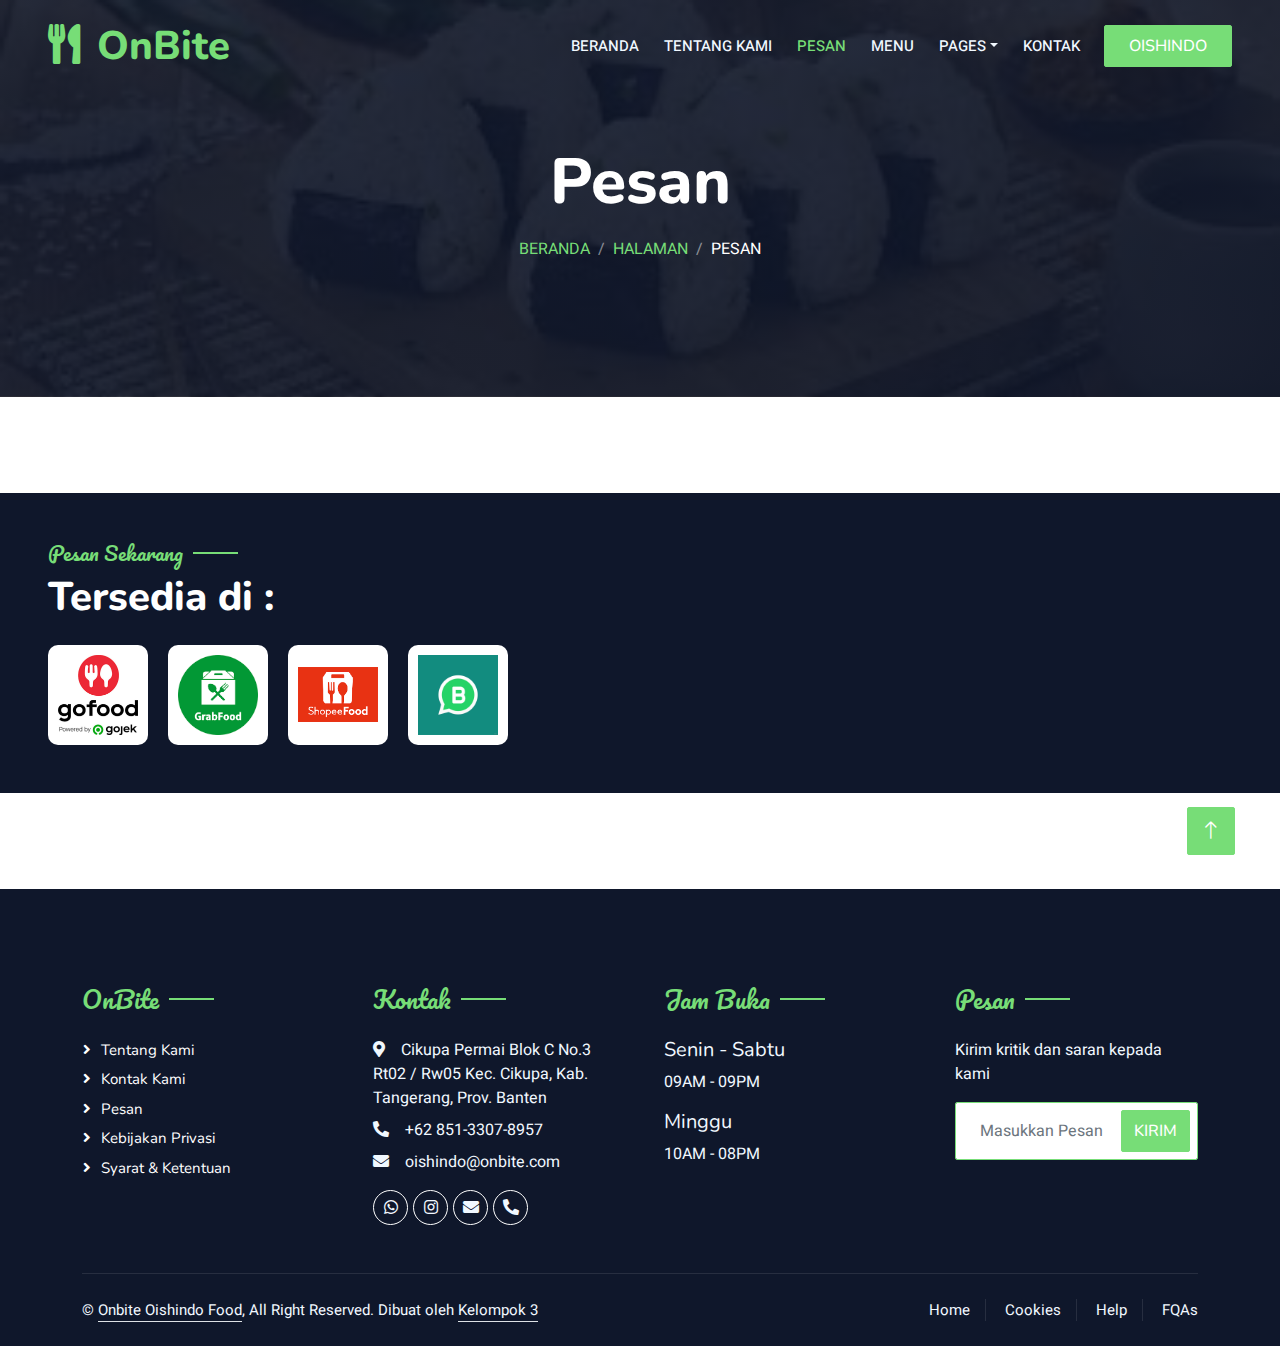
<file: service.html>
<!DOCTYPE html>
<html lang="en">
  <head>
    <meta charset="utf-8" />
    <title>OnBite - Oishindo Food</title>
    <link rel="icon" type="img/favicon.ico" href="assets/favicon.png">
    <meta content="width=device-width, initial-scale=1.0" name="viewport" />
    <meta content="" name="keywords" />
    <meta content="" name="description" />

    <!-- Favicon -->
    <link href="img/favicon.ico" rel="icon" />

    <!-- Google Web Fonts -->
    <link rel="preconnect" href="https://fonts.googleapis.com" />
    <link rel="preconnect" href="https://fonts.gstatic.com" crossorigin />
    <link
      href="https://fonts.googleapis.com/css2?family=Heebo:wght@400;500;600&family=Nunito:wght@600;700;800&family=Pacifico&display=swap"
      rel="stylesheet"
    />

    <!-- Icon Font Stylesheet -->
    <link
      href="https://cdnjs.cloudflare.com/ajax/libs/font-awesome/5.10.0/css/all.min.css"
      rel="stylesheet"
    />
    <link
      href="https://cdn.jsdelivr.net/npm/bootstrap-icons@1.4.1/font/bootstrap-icons.css"
      rel="stylesheet"
    />

    <!-- Libraries Stylesheet -->
    <link href="lib/animate/animate.min.css" rel="stylesheet" />
    <link href="lib/owlcarousel/assets/owl.carousel.min.css" rel="stylesheet" />
    <link
      href="lib/tempusdominus/css/tempusdominus-bootstrap-4.min.css"
      rel="stylesheet"
    />

    <!-- Customized Bootstrap Stylesheet -->
    <link href="css/bootstrap.min.css" rel="stylesheet" />

    <!-- Template Stylesheet -->
    <link href="css/style.css" rel="stylesheet" />
  </head>

  <body>
    <div class="container-xxl bg-white p-0">
      <!-- Spinner Start -->
      <div
        id="spinner"
        class="show bg-white position-fixed translate-middle w-100 vh-100 top-50 start-50 d-flex align-items-center justify-content-center"
      >
        <div
          class="spinner-border text-primary"
          style="width: 3rem; height: 3rem"
          role="status"
        >
          <span class="sr-only">Loading...</span>
        </div>
      </div>
      <!-- Spinner End -->

      <!-- Navbar & Hero Start -->
      <div class="container-xxl position-relative p-0">
        <nav
          class="navbar navbar-expand-lg navbar-dark bg-dark px-4 px-lg-5 py-3 py-lg-0"
        >
          <a href="" class="navbar-brand p-0">
            <h1 class="text-primary m-0">
              <i class="fa fa-utensils me-3"></i>OnBite
            </h1>
            <!-- <img src="img/logo.png" alt="Logo"> -->
          </a>
          <button
            class="navbar-toggler"
            type="button"
            data-bs-toggle="collapse"
            data-bs-target="#navbarCollapse"
          >
            <span class="fa fa-bars"></span>
          </button>
          <div class="collapse navbar-collapse" id="navbarCollapse">
            <div class="navbar-nav ms-auto py-0 pe-4">
              <a href="index.html" class="nav-item nav-link">Beranda</a>
              <a href="about.html" class="nav-item nav-link">Tentang Kami</a>
              <a href="service.html" class="nav-item nav-link active">Pesan</a>
              <a href="menu.html" class="nav-item nav-link">Menu</a>
              <div class="nav-item dropdown">
                <a
                  href="#"
                  class="nav-link dropdown-toggle"
                  data-bs-toggle="dropdown"
                  >Pages</a
                >
                <div class="dropdown-menu m-0">
                  <a href="team.html" class="dropdown-item">Tim Kami</a>
                  <a href="testimonial.html" class="dropdown-item"
                    >Testimoni</a
                  >
                </div>
              </div>
              <a href="contact.html" class="nav-item nav-link">Kontak</a>
            </div>
            <a href="" class="btn btn-primary py-2 px-4">Oishindo</a>
          </div>
        </nav>

        <div class="container-xxl py-5 bg-dark hero-header mb-5">
          <div class="container text-center my-5 pt-5 pb-4">
            <h1 class="display-3 text-white mb-3 animated slideInDown">
              Pesan
            </h1>
            <nav aria-label="breadcrumb">
              <ol class="breadcrumb justify-content-center text-uppercase">
                <li class="breadcrumb-item"><a href="#">Beranda</a></li>
                <li class="breadcrumb-item"><a href="#">Halaman</a></li>
                <li
                  class="breadcrumb-item text-white active"
                  aria-current="page"
                >
                  Pesan
                </li>
              </ol>
            </nav>
          </div>
        </div>
      </div>
      <!-- Navbar & Hero End -->

      <!-- Reservation Start -->
      <div class="container-xxl py-5 px-0 wow fadeInUp" data-wow-delay="0.1s">
        <div class="row g-0">
          <div class="col-md bg-dark d-flex align-items-center">
            <div class="p-5 wow fadeInUp" data-wow-delay="0.2s">
              <h5
                class="section-title ff-secondary text-start text-primary fw-normal"
              >
                Pesan Sekarang
              </h5>
              <h1 class="text-white mb-4">Tersedia di :</h1>
              <div class="food-platforms">
                <a href="https://gofood.co.id/id" target="_blank">
                  <img src="img/gofood.jpg" alt="GoFood">
                </a>
                <a href="https://food.grab.com/id/id/" target="_blank">
                  <img src="img/grabfood.jpg" alt="GrabFood">
                </a>
                <a href="https://www.shopeefood.co.id/" target="_blank">
                  <img src="img/shopeefood.jpg" alt="ShopeeFood">
                </a>
                <a href="https://wa.me/085133078957" target="_blank">
                  <img src="img/wabisnis.jpg" alt="WhatsApp Business">
                </a>
              </div>
            </div>
          </div>
        </div>
      </div>

      <div
        class="modal fade"
        id="videoModal"
        tabindex="-1"
        aria-labelledby="exampleModalLabel"
        aria-hidden="true"
      >
        <div class="modal-dialog">
          <div class="modal-content rounded-0">
            <div class="modal-body">
              <!-- 16:9 aspect ratio -->
              <div class="ratio ratio-16x9">
                <iframe
                  class="embed-responsive-item"
                  src=""
                  id="video"
                  allowfullscreen
                  allowscriptaccess="always"
                  allow="autoplay"
                ></iframe>
              </div>
            </div>
          </div>
        </div>
      </div>
      <!-- Reservation Start -->

      <!-- Footer Start -->
      <div
        class="container-fluid bg-dark text-light footer pt-5 mt-5 wow fadeIn"
        data-wow-delay="0.1s"
      >
        <div class="container py-5">
          <div class="row g-5">
            <div class="col-lg-3 col-md-6">
              <h4
                class="section-title ff-secondary text-start text-primary fw-normal mb-4"
              >
                OnBite
              </h4>
              <a class="btn btn-link" href="about.html">Tentang Kami</a>
              <a class="btn btn-link" href="contact.html">Kontak Kami</a>
              <a class="btn btn-link" href="service.html">Pesan</a>
              <a class="btn btn-link" href="#">Kebijakan Privasi</a>
              <a class="btn btn-link" href="#">Syarat & Ketentuan</a>
            </div>
            <div class="col-lg-3 col-md-6">
              <h4
                class="section-title ff-secondary text-start text-primary fw-normal mb-4"
              >
                Kontak
              </h4>
              <p class="mb-2">
                <i class="fa fa-map-marker-alt me-3"></i>Cikupa Permai Blok C
                No.3 Rt02 / Rw05 Kec. Cikupa, Kab. Tangerang, Prov. Banten
              </p>
              <p class="mb-2">
                <i class="fa fa-phone-alt me-3"></i>+62 851-3307-8957
              </p>
              <p class="mb-2">
                <i class="fa fa-envelope me-3"></i>oishindo@onbite.com
              </p>
              <div class="d-flex pt-2">
                <a
                  class="btn btn-outline-light btn-social"
                  href="https://wa.me/085133078957"
                  ><i class="fab fa-whatsapp"></i
                ></a>
                <a
                  class="btn btn-outline-light btn-social"
                  href="https://www.instagram.com/on_bite/"
                  ><i class="fab fa-instagram"></i
                ></a>
                <a class="btn btn-outline-light btn-social" href="https://mail.google.com/mail/u/0/#inbox?compose=DmwnWsmGVWkJRKLhcPntRwDtGqmFtbTRbSgTpWNzfStvBdMFCNzpwbvTLxxlPMZhrzNBFshVWpJl"
                  ><i class="fa fa-envelope"></i
                ></a>
                <a
                  class="btn btn-outline-light btn-social"
                  href="https://wa.me/085133078957"
                  ><i class="fa fa-phone-alt"></i
                ></a>
              </div>
            </div>
            <div class="col-lg-3 col-md-6">
              <h4
                class="section-title ff-secondary text-start text-primary fw-normal mb-4"
              >
                Jam Buka
              </h4>
              <h5 class="text-light fw-normal">Senin - Sabtu</h5>
              <p>09AM - 09PM</p>
              <h5 class="text-light fw-normal">Minggu</h5>
              <p>10AM - 08PM</p>
            </div>
            <div class="col-lg-3 col-md-6">
              <h4
                class="section-title ff-secondary text-start text-primary fw-normal mb-4"
              >
                Pesan
              </h4>
              <p>Kirim kritik dan saran kepada kami</p>
              <div class="position-relative mx-auto" style="max-width: 400px">
                <input
                  class="form-control border-primary w-100 py-3 ps-4 pe-5"
                  type="text"
                  placeholder="Masukkan Pesan"
                />
                <button
                  type="button"
                  class="btn btn-primary py-2 position-absolute top-0 end-0 mt-2 me-2"
                >
                  Kirim
                </button>
              </div>
            </div>
          </div>
        </div>
        <div class="container">
          <div class="copyright">
            <div class="row">
              <div class="col-md-6 text-center text-md-start mb-3 mb-md-0">
                &copy;
                <a class="border-bottom" href="#">Onbite Oishindo Food</a>, All
                Right Reserved.

                <!--/*** This template is free as long as you keep the footer author’s credit link/attribution link/backlink. If you'd like to use the template without the footer author’s credit link/attribution link/backlink, you can purchase the Credit Removal License from "https://htmlcodex.com/credit-removal". Thank you for your support. ***/-->
                Dibuat oleh
                <a class="border-bottom" href="#kelompok">Kelompok 3</a>
              </div>
              <div class="col-md-6 text-center text-md-end">
                <div class="footer-menu">
                  <a href="">Home</a>
                  <a href="">Cookies</a>
                  <a href="">Help</a>
                  <a href="">FQAs</a>
                </div>
              </div>
            </div>
          </div>
        </div>
      </div>
      <!-- Footer End -->

      <!-- Back to Top -->
      <a href="#" class="btn btn-lg btn-primary btn-lg-square back-to-top"
        ><i class="bi bi-arrow-up"></i
      ></a>
    </div>

    <!-- JavaScript Libraries -->
    <script src="https://code.jquery.com/jquery-3.4.1.min.js"></script>
    <script src="https://cdn.jsdelivr.net/npm/bootstrap@5.0.0/dist/js/bootstrap.bundle.min.js"></script>
    <script src="lib/wow/wow.min.js"></script>
    <script src="lib/easing/easing.min.js"></script>
    <script src="lib/waypoints/waypoints.min.js"></script>
    <script src="lib/counterup/counterup.min.js"></script>
    <script src="lib/owlcarousel/owl.carousel.min.js"></script>
    <script src="lib/tempusdominus/js/moment.min.js"></script>
    <script src="lib/tempusdominus/js/moment-timezone.min.js"></script>
    <script src="lib/tempusdominus/js/tempusdominus-bootstrap-4.min.js"></script>

    <!-- Template Javascript -->
    <script src="js/main.js"></script>
  </body>
</html>
</file>
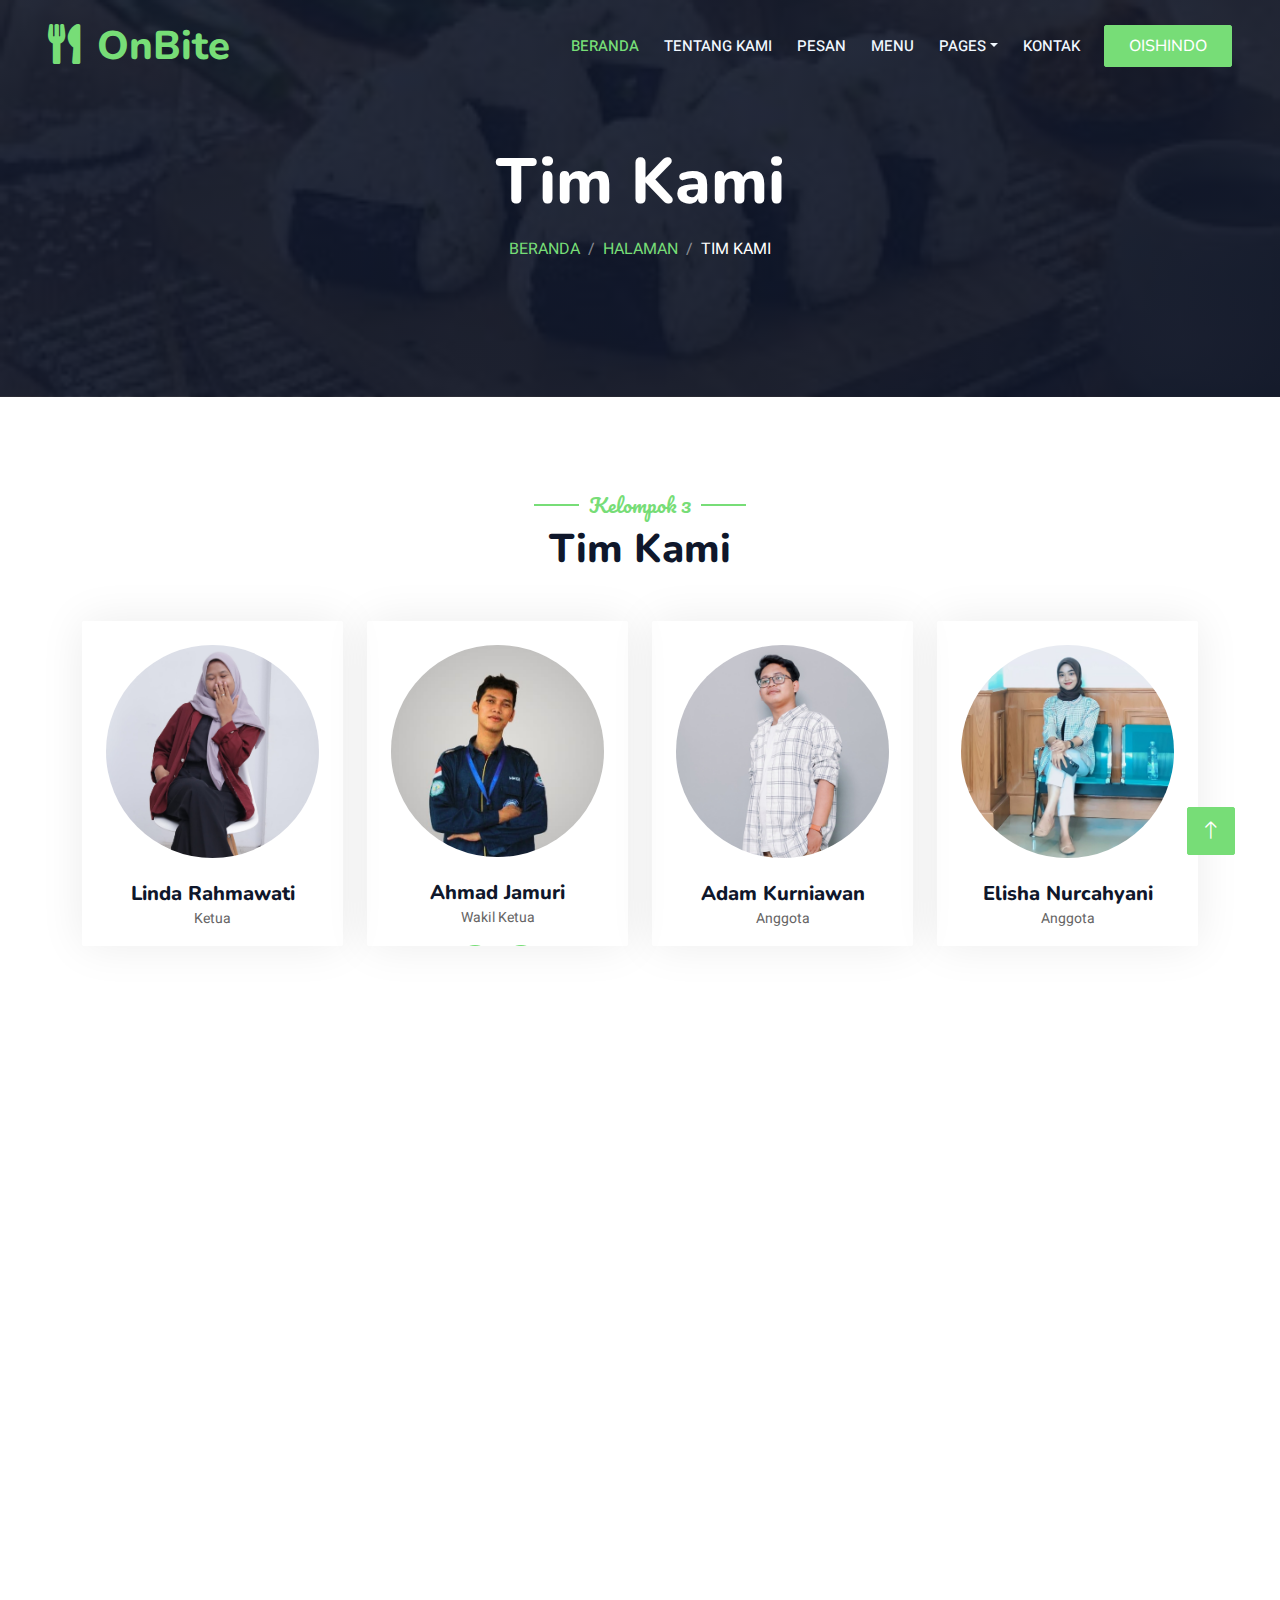
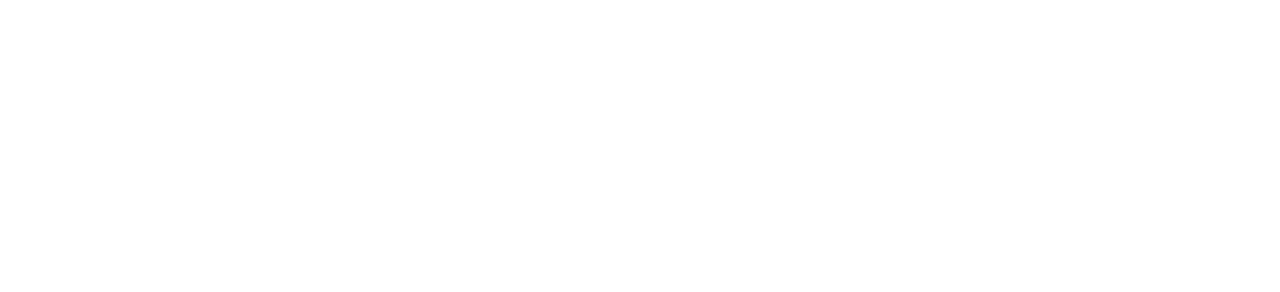
<file: team.html>
<!DOCTYPE html>
<html lang="en">
  <head>
    <meta charset="utf-8" />
    <title>OnBite - Oishindo Food</title>
    <link rel="icon" type="img/favicon.ico" href="assets/favicon.png">
    <meta content="width=device-width, initial-scale=1.0" name="viewport" />
    <meta content="" name="keywords" />
    <meta content="" name="description" />

    <!-- Favicon -->
    <link href="img/favicon.ico" rel="icon" />

    <!-- Google Web Fonts -->
    <link rel="preconnect" href="https://fonts.googleapis.com" />
    <link rel="preconnect" href="https://fonts.gstatic.com" crossorigin />
    <link
      href="https://fonts.googleapis.com/css2?family=Heebo:wght@400;500;600&family=Nunito:wght@600;700;800&family=Pacifico&display=swap"
      rel="stylesheet"
    />

    <!-- Icon Font Stylesheet -->
    <link
      href="https://cdnjs.cloudflare.com/ajax/libs/font-awesome/5.10.0/css/all.min.css"
      rel="stylesheet"
    />
    <link
      href="https://cdn.jsdelivr.net/npm/bootstrap-icons@1.4.1/font/bootstrap-icons.css"
      rel="stylesheet"
    />

    <!-- Libraries Stylesheet -->
    <link href="lib/animate/animate.min.css" rel="stylesheet" />
    <link href="lib/owlcarousel/assets/owl.carousel.min.css" rel="stylesheet" />
    <link
      href="lib/tempusdominus/css/tempusdominus-bootstrap-4.min.css"
      rel="stylesheet"
    />

    <!-- Customized Bootstrap Stylesheet -->
    <link href="css/bootstrap.min.css" rel="stylesheet" />

    <!-- Template Stylesheet -->
    <link href="css/style.css" rel="stylesheet" />
  </head>

  <body>
    <div class="container-xxl bg-white p-0">
      <!-- Spinner Start -->
      <div
        id="spinner"
        class="show bg-white position-fixed translate-middle w-100 vh-100 top-50 start-50 d-flex align-items-center justify-content-center"
      >
        <div
          class="spinner-border text-primary"
          style="width: 3rem; height: 3rem"
          role="status"
        >
          <span class="sr-only">Loading...</span>
        </div>
      </div>
      <!-- Spinner End -->

      <!-- Navbar & Hero Start -->
      <div class="container-xxl position-relative p-0">
        <nav
          class="navbar navbar-expand-lg navbar-dark bg-dark px-4 px-lg-5 py-3 py-lg-0"
        >
          <a href="" class="navbar-brand p-0">
            <h1 class="text-primary m-0">
              <i class="fa fa-utensils me-3"></i>OnBite
            </h1>
            <!-- <img src="img/logo.png" alt="Logo"> -->
          </a>
          <button
            class="navbar-toggler"
            type="button"
            data-bs-toggle="collapse"
            data-bs-target="#navbarCollapse"
          >
            <span class="fa fa-bars"></span>
          </button>
          <div class="collapse navbar-collapse" id="navbarCollapse">
            <div class="navbar-nav ms-auto py-0 pe-4">
              <a href="index.html" class="nav-item nav-link active">Beranda</a>
              <a href="about.html" class="nav-item nav-link">Tentang Kami</a>
              <a href="service.html" class="nav-item nav-link">Pesan</a>
              <a href="menu.html" class="nav-item nav-link">Menu</a>
              <div class="nav-item dropdown">
                <a
                  href="#"
                  class="nav-link dropdown-toggle"
                  data-bs-toggle="dropdown"
                  >Pages</a
                >
                <div class="dropdown-menu m-0">
                  <a href="team.html" class="dropdown-item">Tim Kami</a>
                  <a href="testimonial.html" class="dropdown-item"
                    >Testimoni</a
                  >
                </div>
              </div>
              <a href="contact.html" class="nav-item nav-link">Kontak</a>
            </div>
            <a href="" class="btn btn-primary py-2 px-4">Oishindo</a>
          </div>
        </nav>

        <div class="container-xxl py-5 bg-dark hero-header mb-5">
          <div class="container text-center my-5 pt-5 pb-4">
            <h1 class="display-3 text-white mb-3 animated slideInDown">
              Tim Kami
            </h1>
            <nav aria-label="breadcrumb">
              <ol class="breadcrumb justify-content-center text-uppercase">
                <li class="breadcrumb-item"><a href="#">Beranda</a></li>
                <li class="breadcrumb-item"><a href="#">Halaman</a></li>
                <li
                  class="breadcrumb-item text-white active"
                  aria-current="page"
                >
                  Tim Kami
                </li>
              </ol>
            </nav>
          </div>
        </div>
      </div>
      <!-- Navbar & Hero End -->

      <!-- Team Start -->
      <div class="container-xxl pt-5 pb-3">
        <div class="container">
          <div class="text-center wow fadeInUp" data-wow-delay="0.1s">
            <h5
              class="section-title ff-secondary text-center text-primary fw-normal" id = "kelompok"
            >
              Kelompok 3
            </h5>
            <h1 class="mb-5">Tim Kami</h1>
          </div>
          <div class="row g-4">
            <div class="col-lg-3 col-md-6 wow fadeInUp" data-wow-delay="0.1s">
              <div class="team-item text-center rounded overflow-hidden">
                <div class="rounded-circle overflow-hidden m-4">
                  <img class="img-fluid" src="img/ketua.jpg" alt="" />
                </div>
                <h5 class="mb-0">Linda Rahmawati</h5>
                <small>Ketua</small>
                <div class="d-flex justify-content-center mt-3">
                  <a class="btn btn-square btn-primary mx-1" href="https://x.com/liemonilovee?t=XD2L-0aghY3DMP2kLI0VfQ&s=09"
                    ><i class="fab fa-twitter"></i
                  ></a>
                  <a class="btn btn-square btn-primary mx-1" href="https://www.instagram.com/mixuend/profilecard/?igsh=MWRpOHhpNHhsODVjaA=="
                    ><i class="fab fa-instagram"></i
                  ></a>
                </div>
              </div>
            </div>
            <div class="col-lg-3 col-md-6 wow fadeInUp" data-wow-delay="0.3s">
              <div class="team-item text-center rounded overflow-hidden">
                <div class="rounded-circle overflow-hidden m-4">
                  <img class="img-fluid" src="img/team-2.jpg" alt="" />
                </div>
                <h5 class="mb-0">Ahmad Jamuri</h5>
                <small>Wakil Ketua</small>
                <div class="d-flex justify-content-center mt-3">
                  <a class="btn btn-square btn-primary mx-1" href="https://www.facebook.com/ahmad.jamuri.77?mibextid=ZbWKwL"
                    ><i class="fab fa-facebook-f"></i
                  ></a>
                  <a class="btn btn-square btn-primary mx-1" href="https://www.instagram.com/ahmadjamuri_123?igsh=MWVuc3M3Yms1cTdxcA=="
                    ><i class="fab fa-instagram"></i
                  ></a>
                </div>
              </div>
            </div>
            <div class="col-lg-3 col-md-6 wow fadeInUp" data-wow-delay="0.5s">
              <div class="team-item text-center rounded overflow-hidden">
                <div class="rounded-circle overflow-hidden m-4">
                  <img class="img-fluid" src="img/team-3.jpg" alt="" />
                </div>
                <h5 class="mb-0">Adam Kurniawan</h5>
                <small>Anggota</small>
                <div class="d-flex justify-content-center mt-3">
                  <a class="btn btn-square btn-primary mx-1" href="https://www.instagram.com/damkrn_/profilecard/?igsh=eDNjcmZ3bGZlaXd1"
                    ><i class="fab fa-instagram"></i
                  ></a>
                </div>
              </div>
            </div>
            <div class="col-lg-3 col-md-6 wow fadeInUp" data-wow-delay="0.7s">
              <div class="team-item text-center rounded overflow-hidden">
                <div class="rounded-circle overflow-hidden m-4">
                  <img class="img-fluid" src="img/team-4.jpg" alt="" />
                </div>
                <h5 class="mb-0">Elisha Nurcahyani</h5>
                <small>Anggota</small>
                <div class="d-flex justify-content-center mt-3">
                  <a class="btn btn-square btn-primary mx-1" href="https://www.instagram.com/elishanurcahyani/profilecard/?igsh=MWV4a2hldGw4b24zYQ=="
                    ><i class="fab fa-instagram"></i
                  ></a>
                </div>
              </div>
            </div>
            <div class="col-lg-3 col-md-6 wow fadeInUp" data-wow-delay="0.7s">
              <div class="team-item text-center rounded overflow-hidden">
                <div class="rounded-circle overflow-hidden m-4">
                  <img class="img-fluid" src="img/team-1.png" alt="" />
                </div>
                <h5 class="mb-0">Aldi Maulana Bahari</h5>
                <small>Anggota</small>
                <div class="d-flex justify-content-center mt-3">
                  <a class="btn btn-square btn-primary mx-1" href="https://www.facebook.com/share/19CQ5oQy9T/"
                    ><i class="fab fa-facebook-f"></i
                  ></a>
                  <a class="btn btn-square btn-primary mx-1" href="https://www.instagram.com/aldimln.a?igsh=dnR6Mmt3d2t4amUw"
                    ><i class="fab fa-instagram"></i
                  ></a>
                </div>
              </div>
            </div>
            <div class="col-lg-3 col-md-6 wow fadeInUp" data-wow-delay="0.7s">
              <div class="team-item text-center rounded overflow-hidden">
                <div class="rounded-circle overflow-hidden m-4">
                  <img class="img-fluid" src="img/team-5.jpg" alt="" />
                </div>
                <h5 class="mb-0">Aldi Yudha Novaldi</h5>
                <small>Anggota</small>
                <div class="d-flex justify-content-center mt-3">
                  <a class="btn btn-square btn-primary mx-1" href="https://www.instagram.com/yudha_663?igsh=MWFob3ZzY3E1MGl4OA=="
                    ><i class="fab fa-instagram"></i
                  ></a>
                </div>
              </div>
            </div>
            <div class="col-lg-3 col-md-6 wow fadeInUp" data-wow-delay="0.7s">
              <div class="team-item text-center rounded overflow-hidden">
                <div class="rounded-circle overflow-hidden m-4">
                  <img class="img-fluid" src="img/team-6.jpg" alt="" />
                </div>
                <h5 class="mb-0">Fitrya Ainun</h5>
                <small>Anggota</small>
                <div class="d-flex justify-content-center mt-3">
                  <a class="btn btn-square btn-primary mx-1" href="https://www.instagram.com/fitrya_ainun10/profilecard/?igsh=d24yYnA0Z2N2Y29h"
                    ><i class="fab fa-instagram"></i
                  ></a>
                </div>
              </div>
            </div>
            <div class="col-lg-3 col-md-6 wow fadeInUp" data-wow-delay="0.7s">
              <div class="team-item text-center rounded overflow-hidden">
                <div class="rounded-circle overflow-hidden m-4">
                  <img class="img-fluid" src="img/team-7.jpg" alt="" />
                </div>
                <h5 class="mb-0">Andre Stefanus</h5>
                <small>Anggota</small>
                <div class="d-flex justify-content-center mt-3">
                  <a class="btn btn-square btn-primary mx-1" href="https://www.instagram.com/andrestefanus_/profilecard/?igsh=b2x1OWF2cWFpanlk"
                    ><i class="fab fa-instagram"></i
                  ></a>
                </div>
              </div>
            </div>
          </div>
        </div>
      </div>
      <!-- Team End -->

      <!-- Footer Start -->
      <div
        class="container-fluid bg-dark text-light footer pt-5 mt-5 wow fadeIn"
        data-wow-delay="0.1s"
      >
        <div class="container py-5">
          <div class="row g-5">
            <div class="col-lg-3 col-md-6">
              <h4
                class="section-title ff-secondary text-start text-primary fw-normal mb-4"
              >
                OnBite
              </h4>
              <a class="btn btn-link" href="about.html">Tentang Kami</a>
              <a class="btn btn-link" href="contact.html">Kontak Kami</a>
              <a class="btn btn-link" href="service.html">Pesan</a>
              <a class="btn btn-link" href="#">Kebijakan Privasi</a>
              <a class="btn btn-link" href="#">Syarat & Ketentuan</a>
            </div>
            <div class="col-lg-3 col-md-6">
              <h4
                class="section-title ff-secondary text-start text-primary fw-normal mb-4"
              >
                Kontak
              </h4>
              <p class="mb-2">
                <i class="fa fa-map-marker-alt me-3"></i>Cikupa Permai Blok C
                No.3 Rt02 / Rw05 Kec. Cikupa, Kab. Tangerang, Prov. Banten
              </p>
              <p class="mb-2">
                <i class="fa fa-phone-alt me-3"></i>+62 851-3307-8957
              </p>
              <p class="mb-2">
                <i class="fa fa-envelope me-3"></i>oishindo@onbite.com
              </p>
              <div class="d-flex pt-2">
                <a
                  class="btn btn-outline-light btn-social"
                  href="https://wa.me/085133078957"
                  ><i class="fab fa-whatsapp"></i
                ></a>
                <a
                  class="btn btn-outline-light btn-social"
                  href="https://www.instagram.com/on_bite/"
                  ><i class="fab fa-instagram"></i
                ></a>
                <a class="btn btn-outline-light btn-social" href="https://mail.google.com/mail/u/0/#inbox?compose=DmwnWsmGVWkJRKLhcPntRwDtGqmFtbTRbSgTpWNzfStvBdMFCNzpwbvTLxxlPMZhrzNBFshVWpJl"
                  ><i class="fa fa-envelope"></i
                ></a>
                <a
                  class="btn btn-outline-light btn-social"
                  href="https://wa.me/085133078957"
                  ><i class="fa fa-phone-alt"></i
                ></a>
              </div>
            </div>
            <div class="col-lg-3 col-md-6">
              <h4
                class="section-title ff-secondary text-start text-primary fw-normal mb-4"
              >
                Jam Buka
              </h4>
              <h5 class="text-light fw-normal">Senin - Sabtu</h5>
              <p>09AM - 09PM</p>
              <h5 class="text-light fw-normal">Minggu</h5>
              <p>10AM - 08PM</p>
            </div>
            <div class="col-lg-3 col-md-6">
              <h4
                class="section-title ff-secondary text-start text-primary fw-normal mb-4"
              >
                Pesan
              </h4>
              <p>Kirim kritik dan saran kepada kami</p>
              <div class="position-relative mx-auto" style="max-width: 400px">
                <input
                  class="form-control border-primary w-100 py-3 ps-4 pe-5"
                  type="text"
                  placeholder="Masukkan Pesan"
                />
                <button
                  type="button"
                  class="btn btn-primary py-2 position-absolute top-0 end-0 mt-2 me-2"
                >
                  Kirim
                </button>
              </div>
            </div>
          </div>
        </div>
        <div class="container">
          <div class="copyright">
            <div class="row">
              <div class="col-md-6 text-center text-md-start mb-3 mb-md-0">
                &copy;
                <a class="border-bottom" href="#">Onbite Oishindo Food</a>, All
                Right Reserved.

                <!--/*** This template is free as long as you keep the footer author’s credit link/attribution link/backlink. If you'd like to use the template without the footer author’s credit link/attribution link/backlink, you can purchase the Credit Removal License from "https://htmlcodex.com/credit-removal". Thank you for your support. ***/-->
                Dibuat oleh
                <a class="border-bottom" href="#kelompok">Kelompok 3</a>
              </div>
              <div class="col-md-6 text-center text-md-end">
                <div class="footer-menu">
                  <a href="">Home</a>
                  <a href="">Cookies</a>
                  <a href="">Help</a>
                  <a href="">FQAs</a>
                </div>
              </div>
            </div>
          </div>
        </div>
      </div>
      <!-- Footer End -->

      <!-- Back to Top -->
      <a href="#" class="btn btn-lg btn-primary btn-lg-square back-to-top"
        ><i class="bi bi-arrow-up"></i
      ></a>
    </div>

    <!-- JavaScript Libraries -->
    <script src="https://code.jquery.com/jquery-3.4.1.min.js"></script>
    <script src="https://cdn.jsdelivr.net/npm/bootstrap@5.0.0/dist/js/bootstrap.bundle.min.js"></script>
    <script src="lib/wow/wow.min.js"></script>
    <script src="lib/easing/easing.min.js"></script>
    <script src="lib/waypoints/waypoints.min.js"></script>
    <script src="lib/counterup/counterup.min.js"></script>
    <script src="lib/owlcarousel/owl.carousel.min.js"></script>
    <script src="lib/tempusdominus/js/moment.min.js"></script>
    <script src="lib/tempusdominus/js/moment-timezone.min.js"></script>
    <script src="lib/tempusdominus/js/tempusdominus-bootstrap-4.min.js"></script>

    <!-- Template Javascript -->
    <script src="js/main.js"></script>
  </body>
</html>
</file>
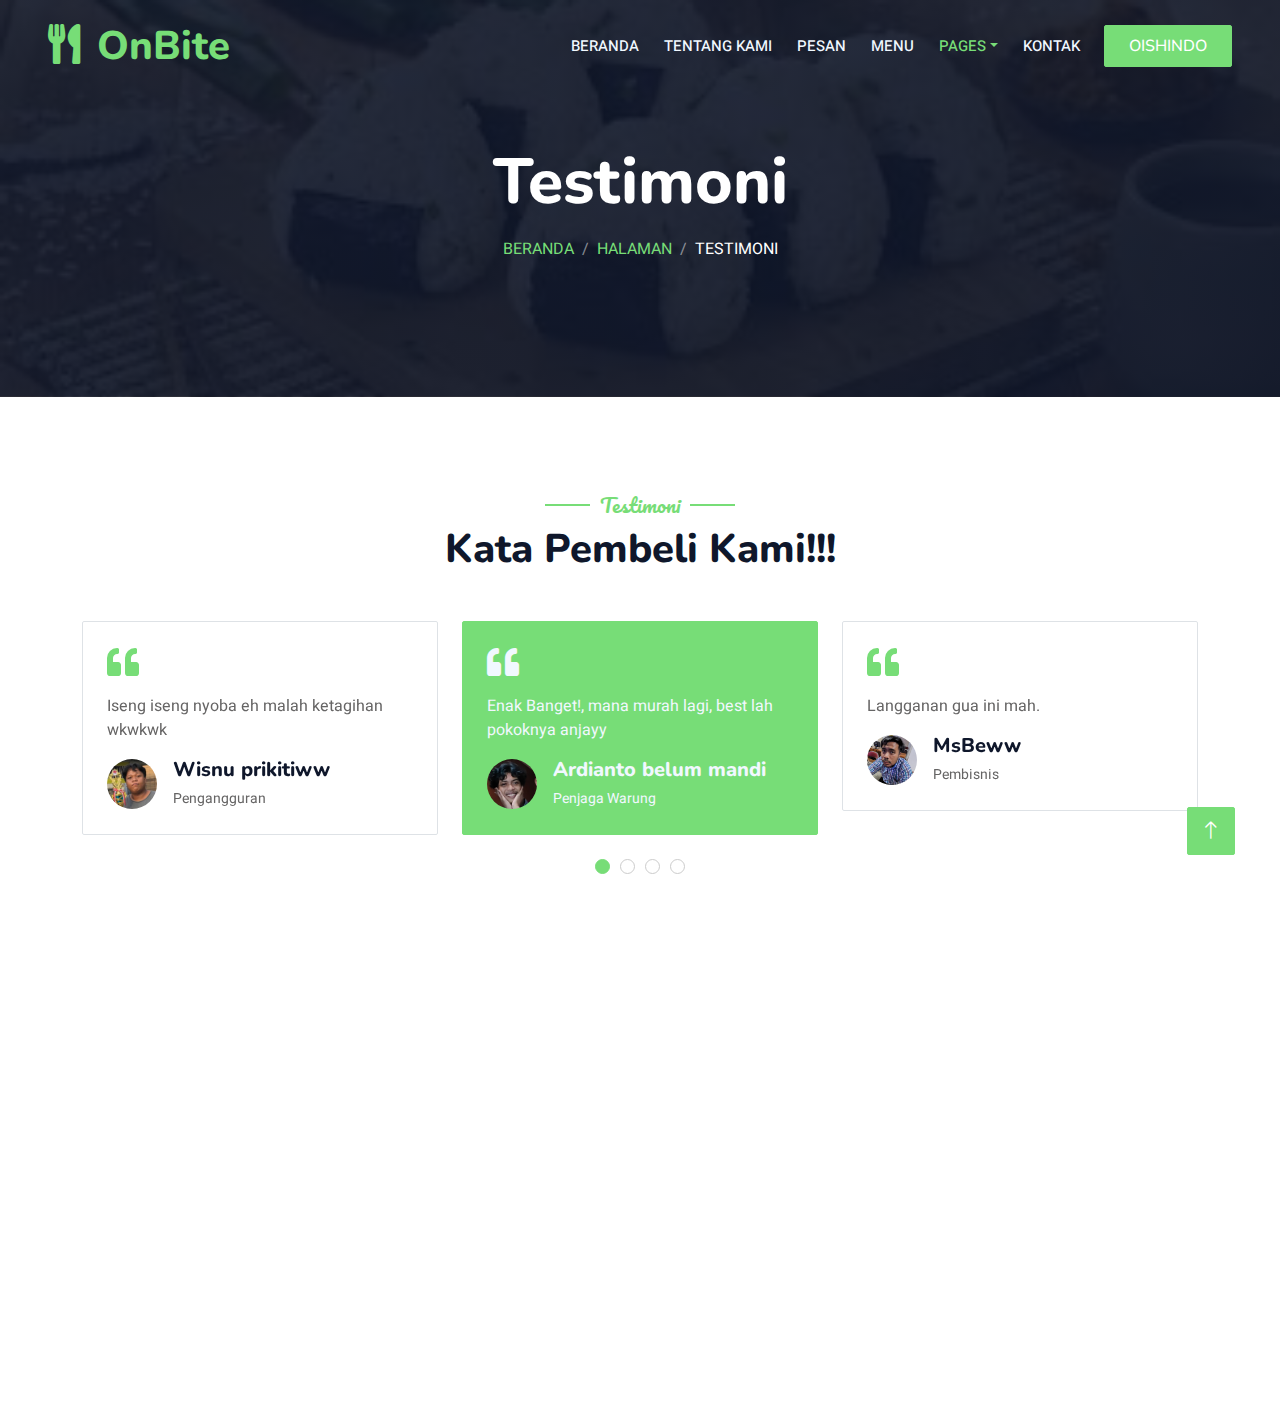
<file: testimonial.html>
<!DOCTYPE html>
<html lang="en">
  <head>
    <meta charset="utf-8" />
    <title>OnBite - Oishindo Food</title>
    <link rel="icon" type="img/favicon.ico" href="assets/favicon.png">
    <meta content="width=device-width, initial-scale=1.0" name="viewport" />
    <meta content="" name="keywords" />
    <meta content="" name="description" />

    <!-- Favicon -->
    <link href="img/favicon.ico" rel="icon" />

    <!-- Google Web Fonts -->
    <link rel="preconnect" href="https://fonts.googleapis.com" />
    <link rel="preconnect" href="https://fonts.gstatic.com" crossorigin />
    <link
      href="https://fonts.googleapis.com/css2?family=Heebo:wght@400;500;600&family=Nunito:wght@600;700;800&family=Pacifico&display=swap"
      rel="stylesheet"
    />

    <!-- Icon Font Stylesheet -->
    <link
      href="https://cdnjs.cloudflare.com/ajax/libs/font-awesome/5.10.0/css/all.min.css"
      rel="stylesheet"
    />
    <link
      href="https://cdn.jsdelivr.net/npm/bootstrap-icons@1.4.1/font/bootstrap-icons.css"
      rel="stylesheet"
    />

    <!-- Libraries Stylesheet -->
    <link href="lib/animate/animate.min.css" rel="stylesheet" />
    <link href="lib/owlcarousel/assets/owl.carousel.min.css" rel="stylesheet" />
    <link
      href="lib/tempusdominus/css/tempusdominus-bootstrap-4.min.css"
      rel="stylesheet"
    />

    <!-- Customized Bootstrap Stylesheet -->
    <link href="css/bootstrap.min.css" rel="stylesheet" />

    <!-- Template Stylesheet -->
    <link href="css/style.css" rel="stylesheet" />
  </head>

  <body>
    <div class="container-xxl bg-white p-0">
      <!-- Spinner Start -->
      <div
        id="spinner"
        class="show bg-white position-fixed translate-middle w-100 vh-100 top-50 start-50 d-flex align-items-center justify-content-center"
      >
        <div
          class="spinner-border text-primary"
          style="width: 3rem; height: 3rem"
          role="status"
        >
          <span class="sr-only">Loading...</span>
        </div>
      </div>
      <!-- Spinner End -->

      <!-- Navbar & Hero Start -->
      <div class="container-xxl position-relative p-0">
        <nav
          class="navbar navbar-expand-lg navbar-dark bg-dark px-4 px-lg-5 py-3 py-lg-0"
        >
          <a href="" class="navbar-brand p-0">
            <h1 class="text-primary m-0">
              <i class="fa fa-utensils me-3"></i>OnBite
            </h1>
            <!-- <img src="img/logo.png" alt="Logo"> -->
          </a>
          <button
            class="navbar-toggler"
            type="button"
            data-bs-toggle="collapse"
            data-bs-target="#navbarCollapse"
          >
            <span class="fa fa-bars"></span>
          </button>
          <div class="collapse navbar-collapse" id="navbarCollapse">
            <div class="navbar-nav ms-auto py-0 pe-4">
              <a href="index.html" class="nav-item nav-link">Beranda</a>
              <a href="about.html" class="nav-item nav-link">Tentang Kami</a>
              <a href="service.html" class="nav-item nav-link">Pesan</a>
              <a href="menu.html" class="nav-item nav-link">Menu</a>
              <div class="nav-item dropdown">
                <a
                  href="#"
                  class="nav-link dropdown-toggle active"
                  data-bs-toggle="dropdown"
                  >Pages</a
                >
                <div class="dropdown-menu m-0">
                  <a href="team.html" class="dropdown-item">Tim Kami</a>
                  <a href="testimonial.html" class="dropdown-item active"
                    >Testimoni</a
                  >
                </div>
              </div>
              <a href="contact.html" class="nav-item nav-link">Kontak</a>
            </div>
            <a href="" class="btn btn-primary py-2 px-4">Oishindo</a>
          </div>
        </nav>

        <div class="container-xxl py-5 bg-dark hero-header mb-5">
          <div class="container text-center my-5 pt-5 pb-4">
            <h1 class="display-3 text-white mb-3 animated slideInDown">
              Testimoni
            </h1>
            <nav aria-label="breadcrumb">
              <ol class="breadcrumb justify-content-center text-uppercase">
                <li class="breadcrumb-item"><a href="#">Beranda</a></li>
                <li class="breadcrumb-item"><a href="#">Halaman</a></li>
                <li
                  class="breadcrumb-item text-white active"
                  aria-current="page"
                >
                  Testimoni
                </li>
              </ol>
            </nav>
          </div>
        </div>
      </div>
      <!-- Navbar & Hero End -->

      <!-- Testimonial Start -->
      <div class="container-xxl py-5 wow fadeInUp" data-wow-delay="0.1s">
        <div class="container">
          <div class="text-center">
            <h5
              class="section-title ff-secondary text-center text-primary fw-normal"
            >
              Testimoni
            </h5>
            <h1 class="mb-5">Kata Pembeli Kami!!!</h1>
          </div>
          <div class="owl-carousel testimonial-carousel">
            <div class="testimonial-item bg-transparent border rounded p-4">
              <i class="fa fa-quote-left fa-2x text-primary mb-3"></i>
              <p>
                Enak Banget!, mana murah lagi, best lah pokoknya anjayy 
              </p>
              <div class="d-flex align-items-center">
                <img
                  class="img-fluid flex-shrink-0 rounded-circle"
                  src="img/testimonial-1.jpg"
                  style="width: 50px; height: 50px"
                />
                <div class="ps-3">
                  <h5 class="mb-1">Ardianto belum mandi</h5>
                  <small>Penjaga Warung</small>
                </div>
              </div>
            </div>
            <div class="testimonial-item bg-transparent border rounded p-4">
              <i class="fa fa-quote-left fa-2x text-primary mb-3"></i>
              <p>
                Langganan gua ini mah.
              </p>
              <div class="d-flex align-items-center">
                <img
                  class="img-fluid flex-shrink-0 rounded-circle"
                  src="img/testimonial-2.jpg"
                  style="width: 50px; height: 50px"
                />
                <div class="ps-3">
                  <h5 class="mb-1">MsBeww</h5>
                  <small>Pembisnis</small>
                </div>
              </div>
            </div>
            <div class="testimonial-item bg-transparent border rounded p-4">
              <i class="fa fa-quote-left fa-2x text-primary mb-3"></i>
              <p>
                Gilaaaaa, worth it parah njir! suka banget gwe sama ini. Fix lu harus coba juga
              </p>
              <div class="d-flex align-items-center">
                <img
                  class="img-fluid flex-shrink-0 rounded-circle"
                  src="img/testimonial-3.jpg"
                  style="width: 50px; height: 50px"
                />
                <div class="ps-3">
                  <h5 class="mb-1">Yoga ganti oli</h5>
                  <small>Pro Player</small>
                </div>
              </div>
            </div>
            <div class="testimonial-item bg-transparent border rounded p-4">
              <i class="fa fa-quote-left fa-2x text-primary mb-3"></i>
              <p>
                Iseng iseng nyoba eh malah ketagihan wkwkwk
              </p>
              <div class="d-flex align-items-center">
                <img
                  class="img-fluid flex-shrink-0 rounded-circle"
                  src="img/testimonial-4.jpg"
                  style="width: 50px; height: 50px"
                />
                <div class="ps-3">
                  <h5 class="mb-1">Wisnu prikitiww</h5>
                  <small>Pengangguran</small>
                </div>
              </div>
            </div>
          </div>
        </div>
      </div>
      <!-- Testimonial End -->

      <!-- Footer Start -->
      <div
        class="container-fluid bg-dark text-light footer pt-5 mt-5 wow fadeIn"
        data-wow-delay="0.1s"
      >
        <div class="container py-5">
          <div class="row g-5">
            <div class="col-lg-3 col-md-6">
              <h4
                class="section-title ff-secondary text-start text-primary fw-normal mb-4"
              >
                OnBite
              </h4>
              <a class="btn btn-link" href="about.html">Tentang Kami</a>
              <a class="btn btn-link" href="contact.html">Kontak Kami</a>
              <a class="btn btn-link" href="service.html">Pesan</a>
              <a class="btn btn-link" href="#">Kebijakan Privasi</a>
              <a class="btn btn-link" href="#">Syarat & Ketentuan</a>
            </div>
            <div class="col-lg-3 col-md-6">
              <h4
                class="section-title ff-secondary text-start text-primary fw-normal mb-4"
              >
                Kontak
              </h4>
              <p class="mb-2">
                <i class="fa fa-map-marker-alt me-3"></i>Cikupa Permai Blok C
                No.3 Rt02 / Rw05 Kec. Cikupa, Kab. Tangerang, Prov. Banten
              </p>
              <p class="mb-2">
                <i class="fa fa-phone-alt me-3"></i>+62 851-3307-8957
              </p>
              <p class="mb-2">
                <i class="fa fa-envelope me-3"></i>oishindo@onbite.com
              </p>
              <div class="d-flex pt-2">
                <a
                  class="btn btn-outline-light btn-social"
                  href="https://wa.me/085133078957"
                  ><i class="fab fa-whatsapp"></i
                ></a>
                <a
                  class="btn btn-outline-light btn-social"
                  href="https://www.instagram.com/on_bite/"
                  ><i class="fab fa-instagram"></i
                ></a>
                <a class="btn btn-outline-light btn-social" href="https://mail.google.com/mail/u/0/#inbox?compose=DmwnWsmGVWkJRKLhcPntRwDtGqmFtbTRbSgTpWNzfStvBdMFCNzpwbvTLxxlPMZhrzNBFshVWpJl"
                  ><i class="fa fa-envelope"></i
                ></a>
                <a
                  class="btn btn-outline-light btn-social"
                  href="https://wa.me/085133078957"
                  ><i class="fa fa-phone-alt"></i
                ></a>
              </div>
            </div>
            <div class="col-lg-3 col-md-6">
              <h4
                class="section-title ff-secondary text-start text-primary fw-normal mb-4"
              >
                Jam Buka
              </h4>
              <h5 class="text-light fw-normal">Senin - Sabtu</h5>
              <p>09AM - 09PM</p>
              <h5 class="text-light fw-normal">Minggu</h5>
              <p>10AM - 08PM</p>
            </div>
            <div class="col-lg-3 col-md-6">
              <h4
                class="section-title ff-secondary text-start text-primary fw-normal mb-4"
              >
                Pesan
              </h4>
              <p>Kirim kritik dan saran kepada kami</p>
              <div class="position-relative mx-auto" style="max-width: 400px">
                <input
                  class="form-control border-primary w-100 py-3 ps-4 pe-5"
                  type="text"
                  placeholder="Masukkan Pesan"
                />
                <button
                  type="button"
                  class="btn btn-primary py-2 position-absolute top-0 end-0 mt-2 me-2"
                >
                  Kirim
                </button>
              </div>
            </div>
          </div>
        </div>
        <div class="container">
          <div class="copyright">
            <div class="row">
              <div class="col-md-6 text-center text-md-start mb-3 mb-md-0">
                &copy;
                <a class="border-bottom" href="#">Onbite Oishindo Food</a>, All
                Right Reserved.

                <!--/*** This template is free as long as you keep the footer author’s credit link/attribution link/backlink. If you'd like to use the template without the footer author’s credit link/attribution link/backlink, you can purchase the Credit Removal License from "https://htmlcodex.com/credit-removal". Thank you for your support. ***/-->
                Dibuat oleh
                <a class="border-bottom" href="#kelompok">Kelompok 3</a>
              </div>
              <div class="col-md-6 text-center text-md-end">
                <div class="footer-menu">
                  <a href="">Home</a>
                  <a href="">Cookies</a>
                  <a href="">Help</a>
                  <a href="">FQAs</a>
                </div>
              </div>
            </div>
          </div>
        </div>
      </div>
      <!-- Footer End -->

      <!-- Back to Top -->
      <a href="#" class="btn btn-lg btn-primary btn-lg-square back-to-top"
        ><i class="bi bi-arrow-up"></i
      ></a>
    </div>

    <!-- JavaScript Libraries -->
    <script src="https://code.jquery.com/jquery-3.4.1.min.js"></script>
    <script src="https://cdn.jsdelivr.net/npm/bootstrap@5.0.0/dist/js/bootstrap.bundle.min.js"></script>
    <script src="lib/wow/wow.min.js"></script>
    <script src="lib/easing/easing.min.js"></script>
    <script src="lib/waypoints/waypoints.min.js"></script>
    <script src="lib/counterup/counterup.min.js"></script>
    <script src="lib/owlcarousel/owl.carousel.min.js"></script>
    <script src="lib/tempusdominus/js/moment.min.js"></script>
    <script src="lib/tempusdominus/js/moment-timezone.min.js"></script>
    <script src="lib/tempusdominus/js/tempusdominus-bootstrap-4.min.js"></script>

    <!-- Template Javascript -->
    <script src="js/main.js"></script>
  </body>
</html>
</file>
<file: css/style.css>
/********** Template CSS **********/
:root {
  --primary: #77DD77;
  --light: #f1f8ff;
  --dark: #0f172b;
}

.ff-secondary {
  font-family: "Pacifico", cursive;
}

.fw-medium {
  font-weight: 600 !important;
}

.fw-semi-bold {
  font-weight: 700 !important;
}

.back-to-top {
  position: fixed;
  display: none;
  right: 45px;
  bottom: 45px;
  z-index: 99;
}

/*** Spinner ***/
#spinner {
  opacity: 0;
  visibility: hidden;
  transition: opacity 0.5s ease-out, visibility 0s linear 0.5s;
  z-index: 99999;
}

#spinner.show {
  transition: opacity 0.5s ease-out, visibility 0s linear 0s;
  visibility: visible;
  opacity: 1;
}

/*** Button ***/
.btn {
  font-family: "Nunito", sans-serif;
  font-weight: 500;
  text-transform: uppercase;
  transition: 0.5s;
}

.btn.btn-primary,
.btn.btn-secondary {
  color: #ffffff;
}

.btn-square {
  width: 38px;
  height: 38px;
}

.btn-sm-square {
  width: 32px;
  height: 32px;
}

.btn-lg-square {
  width: 48px;
  height: 48px;
}

.btn-square,
.btn-sm-square,
.btn-lg-square {
  padding: 0;
  display: flex;
  align-items: center;
  justify-content: center;
  font-weight: normal;
  border-radius: 2px;
}

/*** Navbar ***/
.navbar-dark .navbar-nav .nav-link {
  position: relative;
  margin-left: 25px;
  padding: 35px 0;
  font-size: 15px;
  color: var(--light) !important;
  text-transform: uppercase;
  font-weight: 500;
  outline: none;
  transition: 0.5s;
}

.sticky-top.navbar-dark .navbar-nav .nav-link {
  padding: 20px 0;
}

.navbar-dark .navbar-nav .nav-link:hover,
.navbar-dark .navbar-nav .nav-link.active {
  color: var(--primary) !important;
}

.navbar-dark .navbar-brand img {
  max-height: 60px;
  transition: 0.5s;
}

.sticky-top.navbar-dark .navbar-brand img {
  max-height: 45px;
}

@media (max-width: 991.98px) {
  .sticky-top.navbar-dark {
    position: relative;
  }

  .navbar-dark .navbar-collapse {
    margin-top: 15px;
    border-top: 1px solid rgba(255, 255, 255, 0.1);
  }

  .navbar-dark .navbar-nav .nav-link,
  .sticky-top.navbar-dark .navbar-nav .nav-link {
    padding: 10px 0;
    margin-left: 0;
  }

  .navbar-dark .navbar-brand img {
    max-height: 45px;
  }
}

@media (min-width: 992px) {
  .navbar-dark {
    position: absolute;
    width: 100%;
    top: 0;
    left: 0;
    z-index: 999;
    background: transparent !important;
  }

  .sticky-top.navbar-dark {
    position: fixed;
    background: var(--dark) !important;
  }
}

/*** Hero Header ***/
.hero-header {
  background: linear-gradient(rgba(15, 23, 43, 0.9), rgba(15, 23, 43, 0.9)),
    url(../img/bg-hero.jpg);
  background-position: center center;
  background-repeat: no-repeat;
  background-size: cover;
}

.hero-header img {
  animation: imgRotate 50s linear infinite;
}

@keyframes imgRotate {
  100% {
    transform: rotate(360deg);
  }
}

.breadcrumb-item + .breadcrumb-item::before {
  color: rgba(255, 255, 255, 0.5);
}

/*** Section Title ***/
.section-title {
  position: relative;
  display: inline-block;
}

.section-title::before {
  position: absolute;
  content: "";
  width: 45px;
  height: 2px;
  top: 50%;
  left: -55px;
  margin-top: -1px;
  background: var(--primary);
}

.section-title::after {
  position: absolute;
  content: "";
  width: 45px;
  height: 2px;
  top: 50%;
  right: -55px;
  margin-top: -1px;
  background: var(--primary);
}

.section-title.text-start::before,
.section-title.text-end::after {
  display: none;
}

/*** Service ***/
.service-item {
  box-shadow: 0 0 45px rgba(0, 0, 0, 0.08);
  transition: 0.5s;
}

.service-item:hover {
  background: var(--primary);
}

.service-item * {
  transition: 0.5s;
}

.service-item:hover * {
  color: var(--light) !important;
}

/*** Food Menu ***/
.nav-pills .nav-item .active {
  border-bottom: 2px solid var(--primary);
}

/*** Youtube Video ***/
.video {
  position: relative;
  height: 100%;
  min-height: 500px;
  background: linear-gradient(rgba(15, 23, 43, 0.1), rgba(15, 23, 43, 0.1)),
    url(../img/video.jpg);
  background-position: center center;
  background-repeat: no-repeat;
  background-size: cover;
}

.video .btn-play {
  position: absolute;
  z-index: 3;
  top: 50%;
  left: 50%;
  transform: translateX(-50%) translateY(-50%);
  box-sizing: content-box;
  display: block;
  width: 32px;
  height: 44px;
  border-radius: 50%;
  border: none;
  outline: none;
  padding: 18px 20px 18px 28px;
}

.video .btn-play:before {
  content: "";
  position: absolute;
  z-index: 0;
  left: 50%;
  top: 50%;
  transform: translateX(-50%) translateY(-50%);
  display: block;
  width: 100px;
  height: 100px;
  background: var(--primary);
  border-radius: 50%;
  animation: pulse-border 1500ms ease-out infinite;
}

.video .btn-play:after {
  content: "";
  position: absolute;
  z-index: 1;
  left: 50%;
  top: 50%;
  transform: translateX(-50%) translateY(-50%);
  display: block;
  width: 100px;
  height: 100px;
  background: var(--primary);
  border-radius: 50%;
  transition: all 200ms;
}

.video .btn-play img {
  position: relative;
  z-index: 3;
  max-width: 100%;
  width: auto;
  height: auto;
}

.video .btn-play span {
  display: block;
  position: relative;
  z-index: 3;
  width: 0;
  height: 0;
  border-left: 32px solid var(--dark);
  border-top: 22px solid transparent;
  border-bottom: 22px solid transparent;
}

@keyframes pulse-border {
  0% {
    transform: translateX(-50%) translateY(-50%) translateZ(0) scale(1);
    opacity: 1;
  }

  100% {
    transform: translateX(-50%) translateY(-50%) translateZ(0) scale(1.5);
    opacity: 0;
  }
}

#videoModal {
  z-index: 99999;
}

#videoModal .modal-dialog {
  position: relative;
  max-width: 800px;
  margin: 60px auto 0 auto;
}

#videoModal .modal-body {
  position: relative;
  padding: 0px;
}

#videoModal .close {
  position: absolute;
  width: 30px;
  height: 30px;
  right: 0px;
  top: -30px;
  z-index: 999;
  font-size: 30px;
  font-weight: normal;
  color: #ffffff;
  background: #000000;
  opacity: 1;
}

/*** Team ***/
.team-item {
  box-shadow: 0 0 45px rgba(0, 0, 0, 0.08);
  height: calc(100% - 38px);
  transition: 0.5s;
}

.team-item img {
  transition: 0.5s;
}

.team-item:hover img {
  transform: scale(1.1);
}

.team-item:hover {
  height: 100%;
}

.team-item .btn {
  border-radius: 38px 38px 0 0;
}

/*** Testimonial ***/
.testimonial-carousel .owl-item .testimonial-item,
.testimonial-carousel .owl-item.center .testimonial-item * {
  transition: 0.5s;
}

.testimonial-carousel .owl-item.center .testimonial-item {
  background: var(--primary) !important;
  border-color: var(--primary) !important;
}

.testimonial-carousel .owl-item.center .testimonial-item * {
  color: var(--light) !important;
}

.testimonial-carousel .owl-dots {
  margin-top: 24px;
  display: flex;
  align-items: flex-end;
  justify-content: center;
}

.testimonial-carousel .owl-dot {
  position: relative;
  display: inline-block;
  margin: 0 5px;
  width: 15px;
  height: 15px;
  border: 1px solid #cccccc;
  border-radius: 15px;
  transition: 0.5s;
}

.testimonial-carousel .owl-dot.active {
  background: var(--primary);
  border-color: var(--primary);
}

/*** Footer ***/
.footer .btn.btn-social {
  margin-right: 5px;
  width: 35px;
  height: 35px;
  display: flex;
  align-items: center;
  justify-content: center;
  color: var(--light);
  border: 1px solid #ffffff;
  border-radius: 35px;
  transition: 0.3s;
}

.footer .btn.btn-social:hover {
  color: var(--primary);
}

.footer .btn.btn-link {
  display: block;
  margin-bottom: 5px;
  padding: 0;
  text-align: left;
  color: #ffffff;
  font-size: 15px;
  font-weight: normal;
  text-transform: capitalize;
  transition: 0.3s;
}

.footer .btn.btn-link::before {
  position: relative;
  content: "\f105";
  font-family: "Font Awesome 5 Free";
  font-weight: 900;
  margin-right: 10px;
}

.footer .btn.btn-link:hover {
  letter-spacing: 1px;
  box-shadow: none;
}

.footer .copyright {
  padding: 25px 0;
  font-size: 15px;
  border-top: 1px solid rgba(256, 256, 256, 0.1);
}

.footer .copyright a {
  color: var(--light);
}

.footer .footer-menu a {
  margin-right: 15px;
  padding-right: 15px;
  border-right: 1px solid rgba(255, 255, 255, 0.1);
}

.footer .footer-menu a:last-child {
  margin-right: 0;
  padding-right: 0;
  border-right: none;
}

.img-fluid {
  width: 120%;
  height: auto;
}

.order-section {
  text-align: center;
  color: #fff;
  background-color: #1a1a2e; /* Warna biru */
  padding: 20px;
  height: 300px; /* Sesuaikan tinggi area biru */
  display: flex;
  flex-direction: column;
  justify-content: center;
  align-items: center;
}

.food-platforms {
  display: flex;
  justify-content: space-around; /* Jarak antar-logo */
  gap: 20px; /* Tambahkan jarak antar logo */
  width: 100%;
  max-width: 600px; /* Lebar maksimum area logo */
}

.food-platforms a img {
  width: 100px; /* Perbesar ukuran logo */
  height: 100px; /* Tinggi logo sama besar */
  background-color: #fff; /* Tambahkan background putih */
  border-radius: 10px; /* Sudut melengkung */
  object-fit: contain; /* Logo tetap proporsional */
  padding: 10px; /* Jarak antara logo dan latar putih */
  transition: transform 0.3s ease, background-color 0.3s ease;
}

.food-platforms a img:hover {
  transform: scale(1.1); /* Efek hover untuk memperbesar logo */
  background-color: #f0f0f0; /* Ubah warna latar saat hover */
}
</file>
